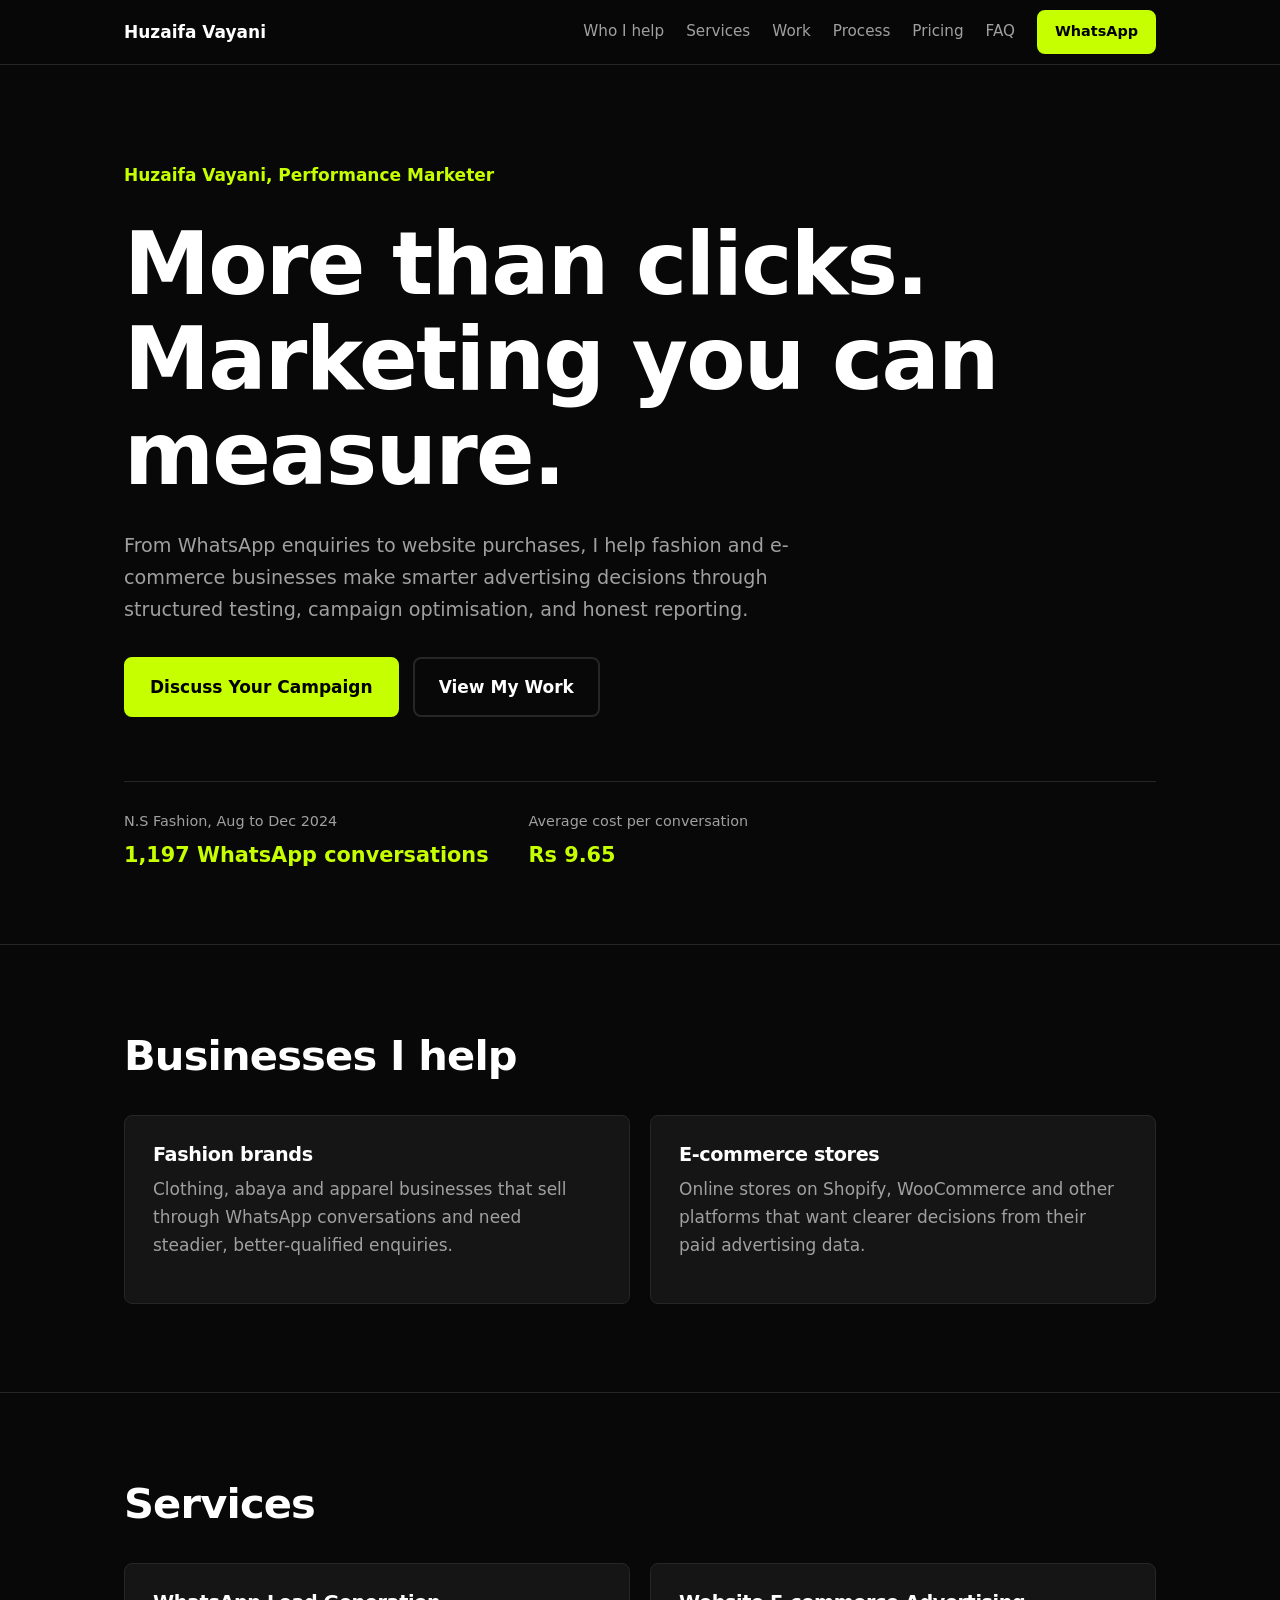
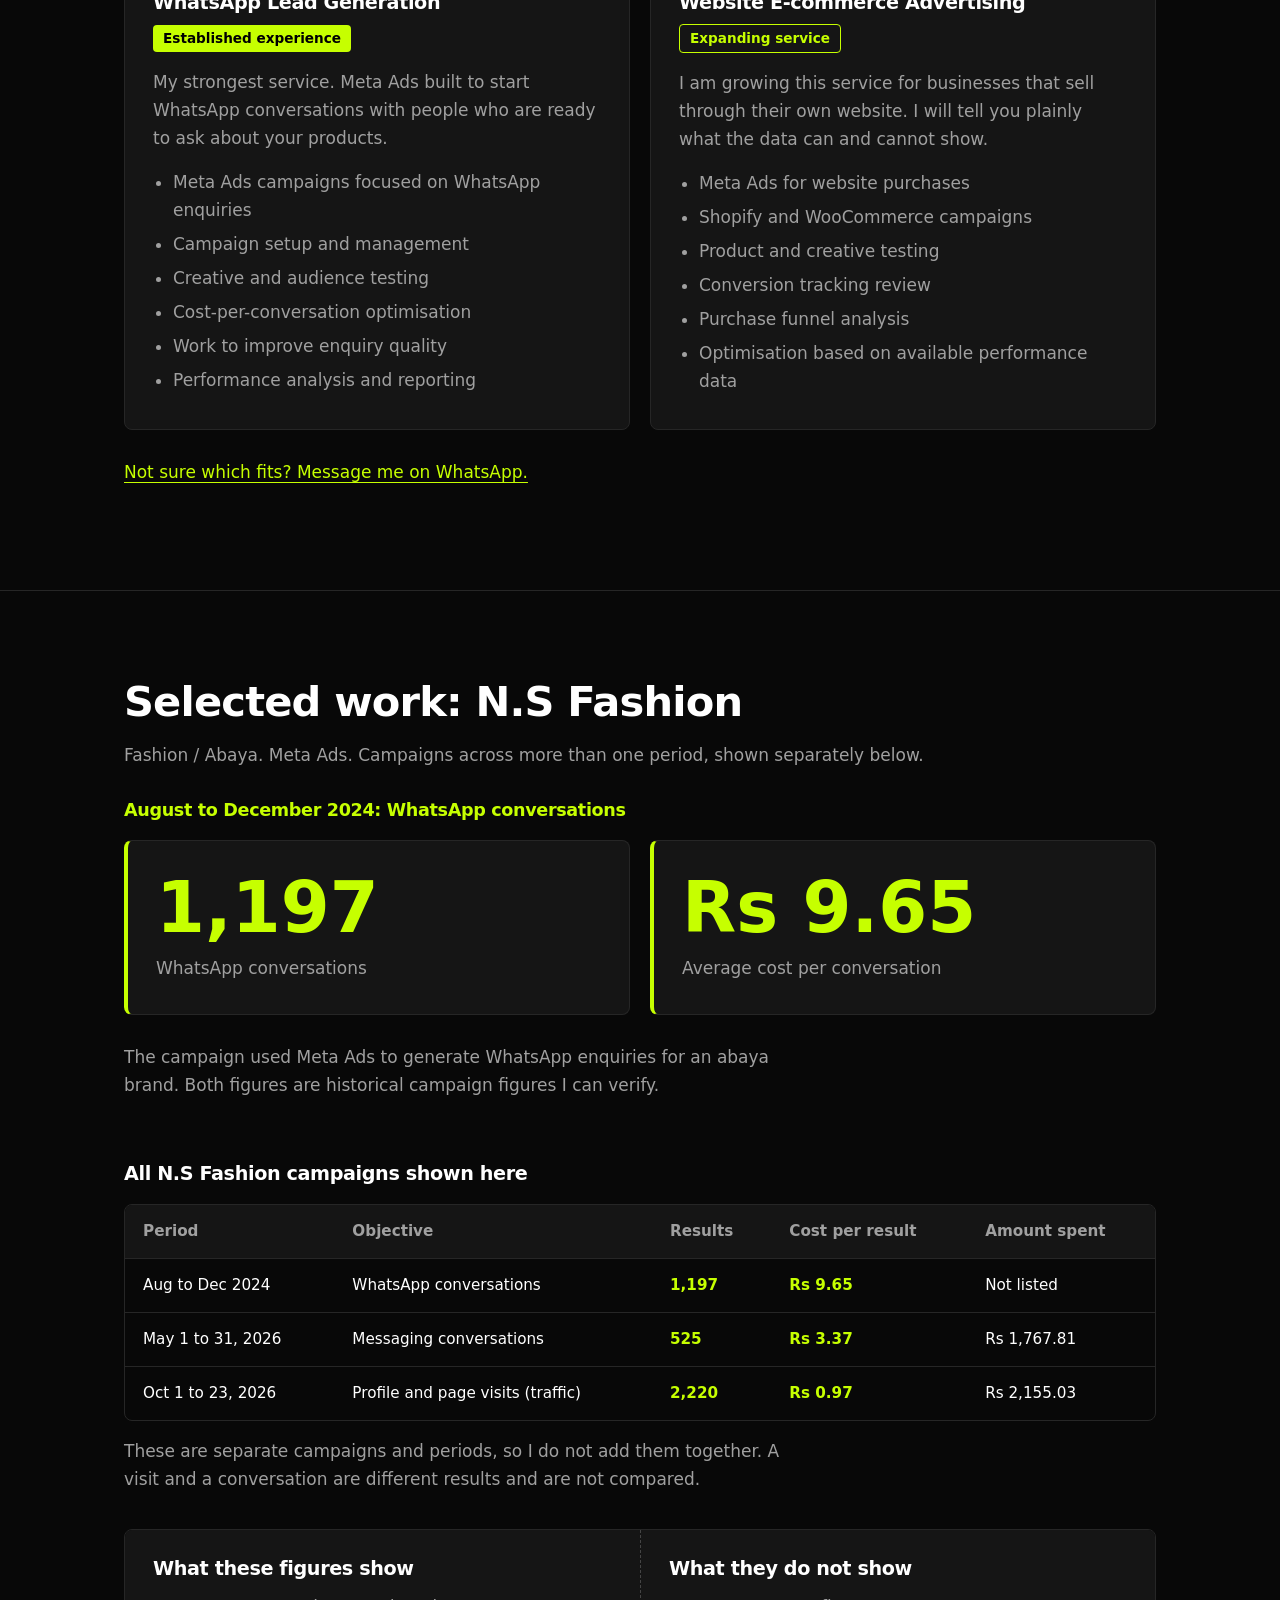
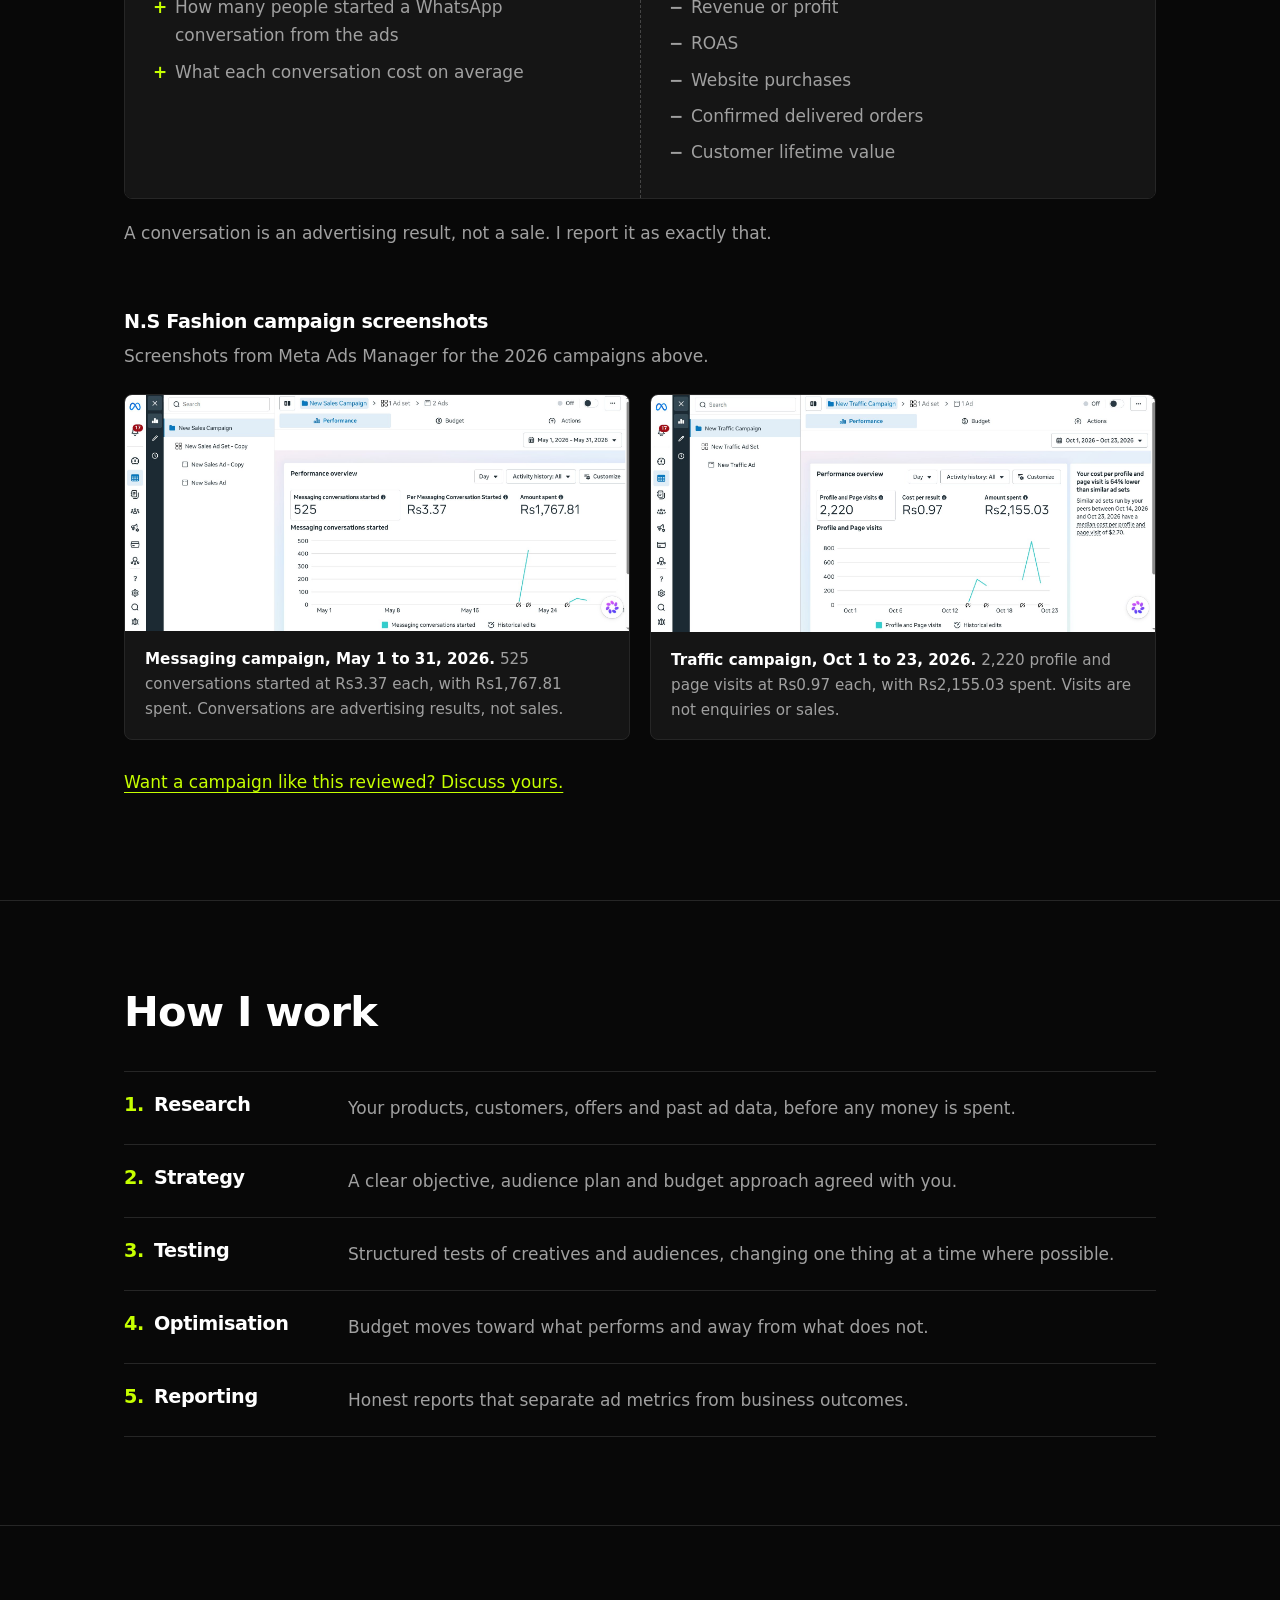
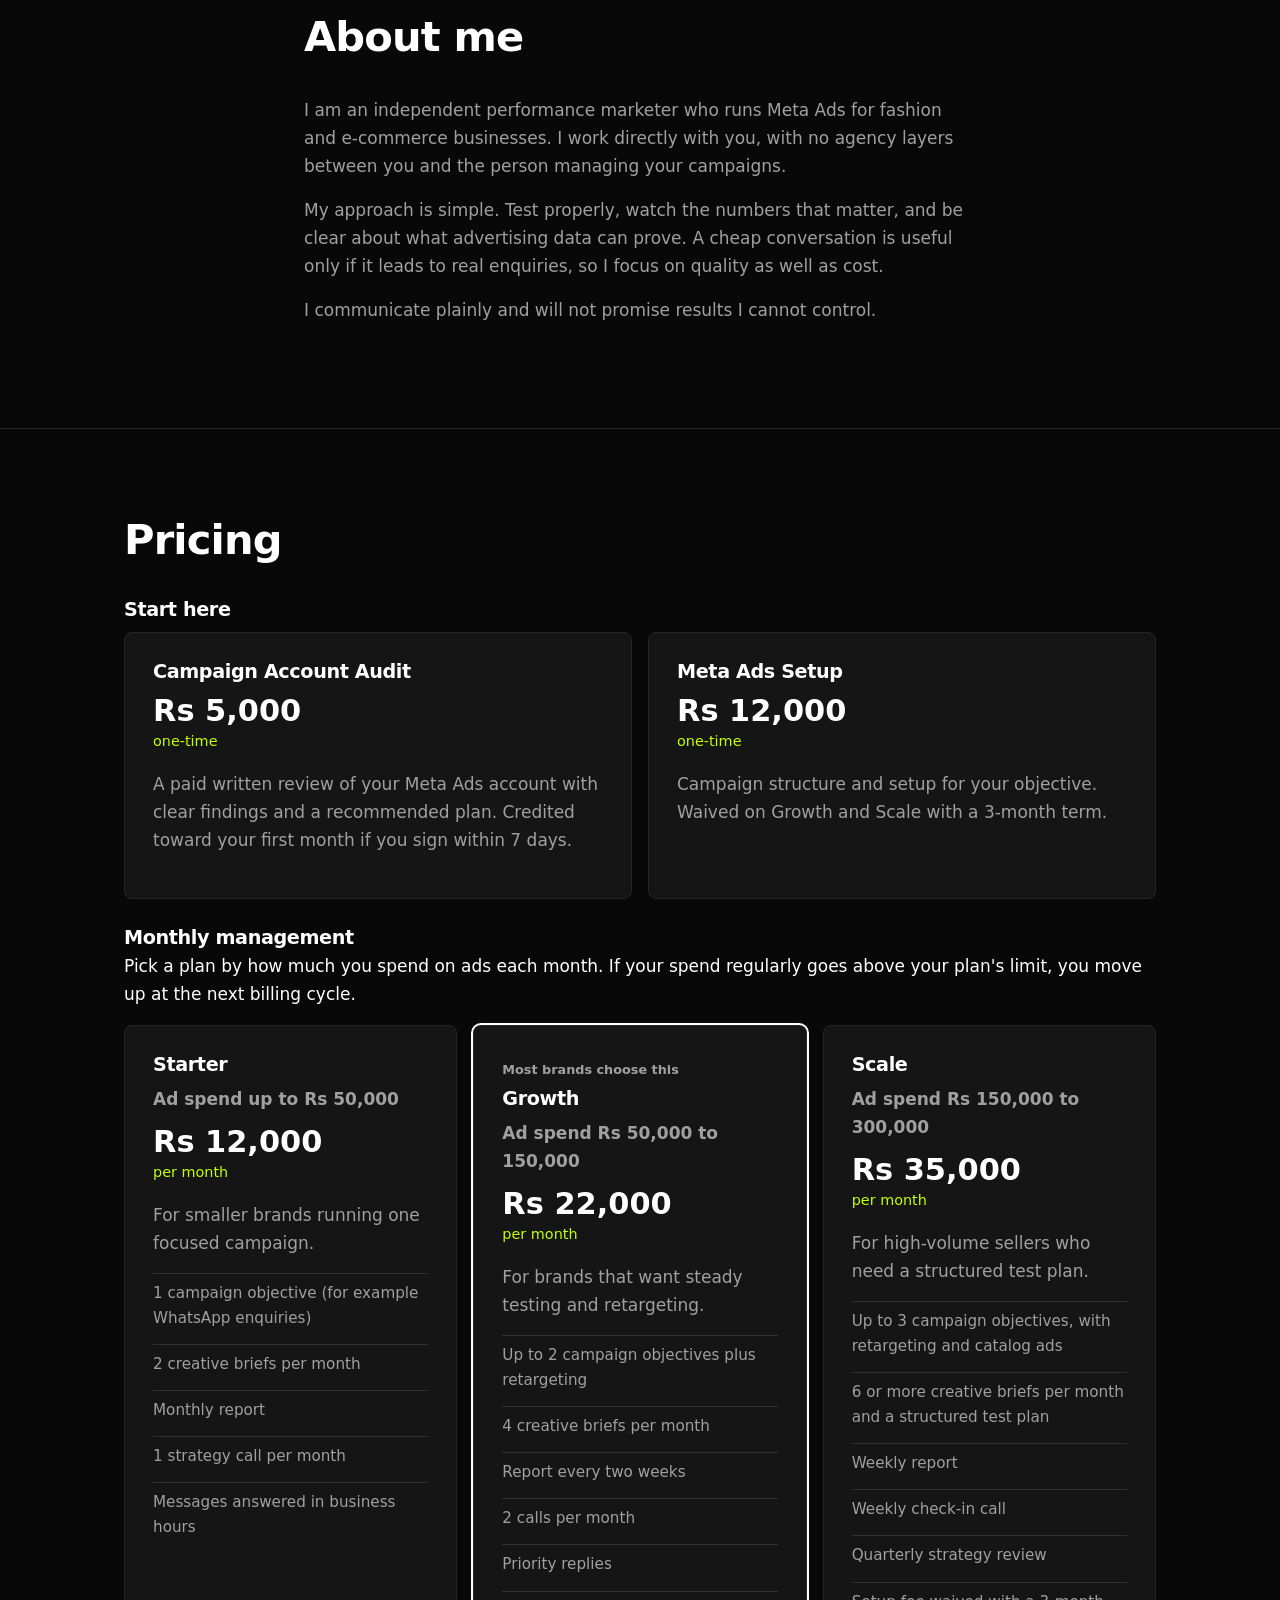
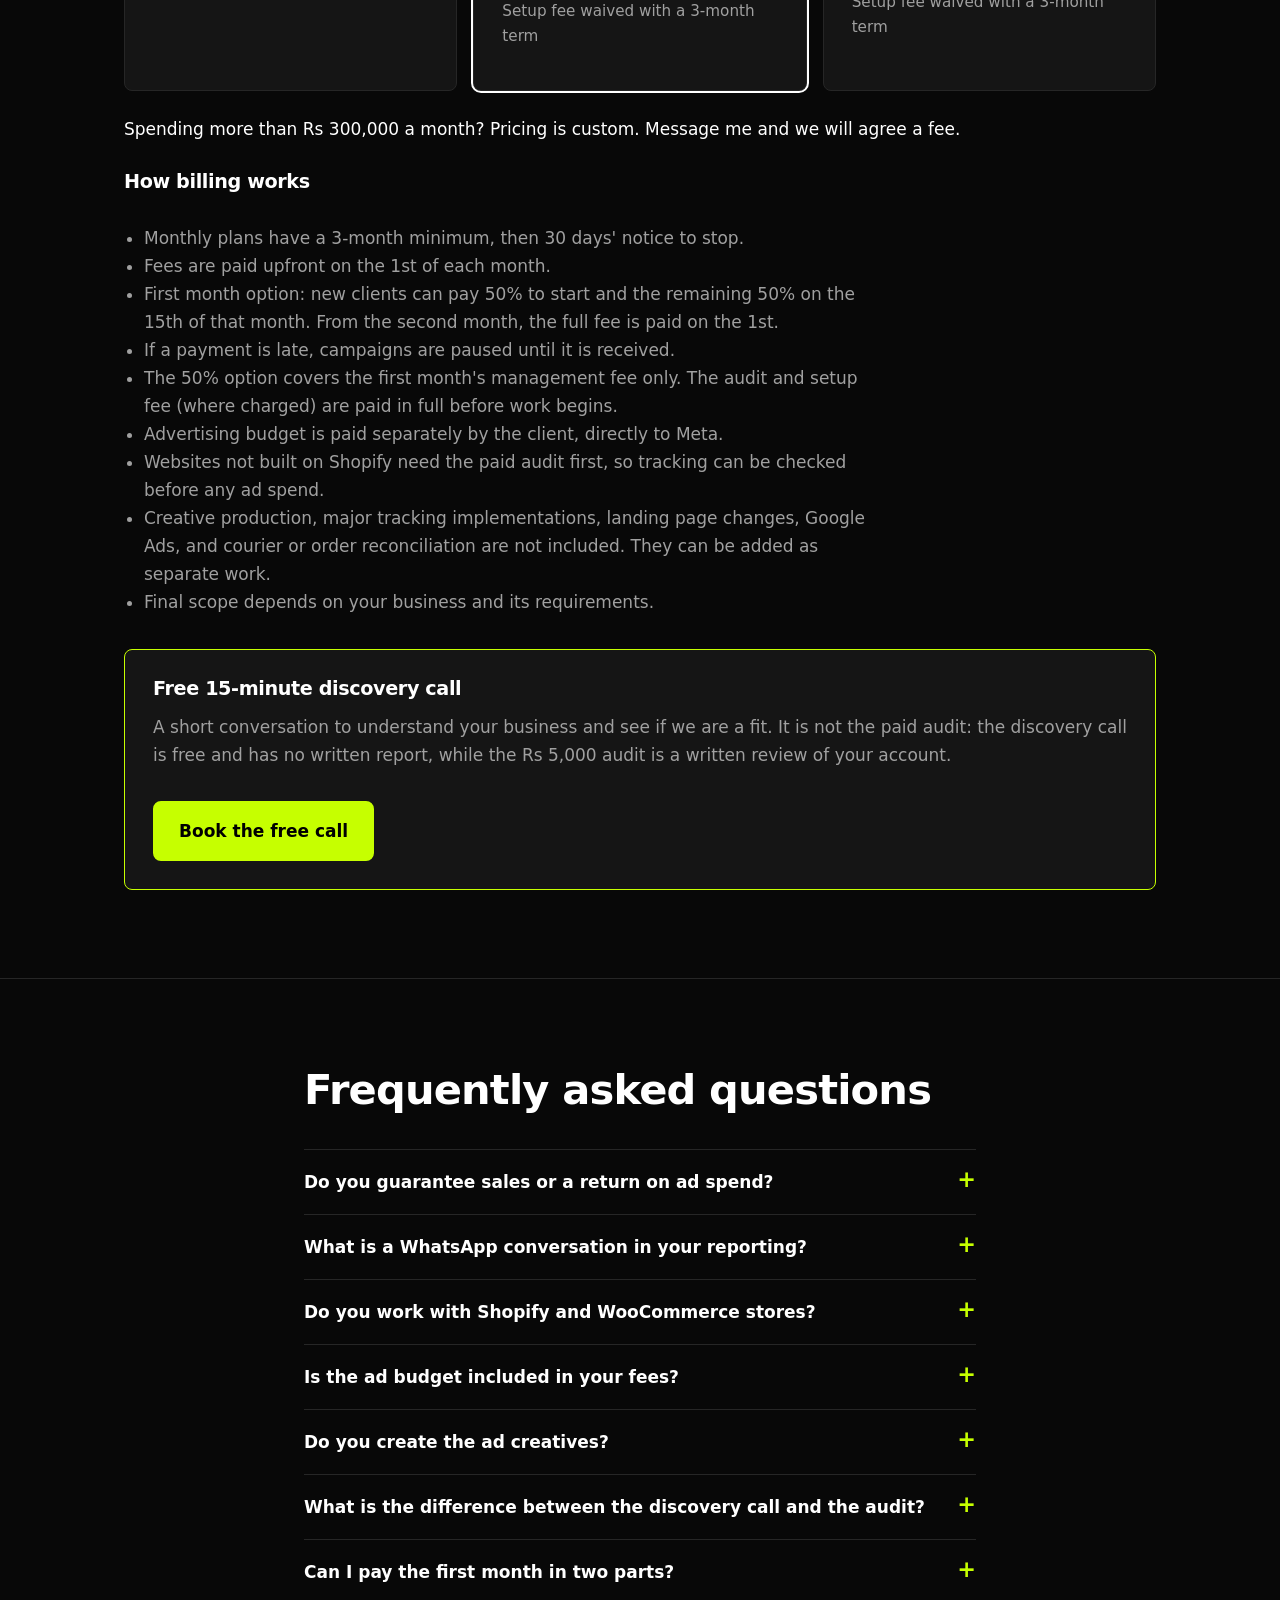
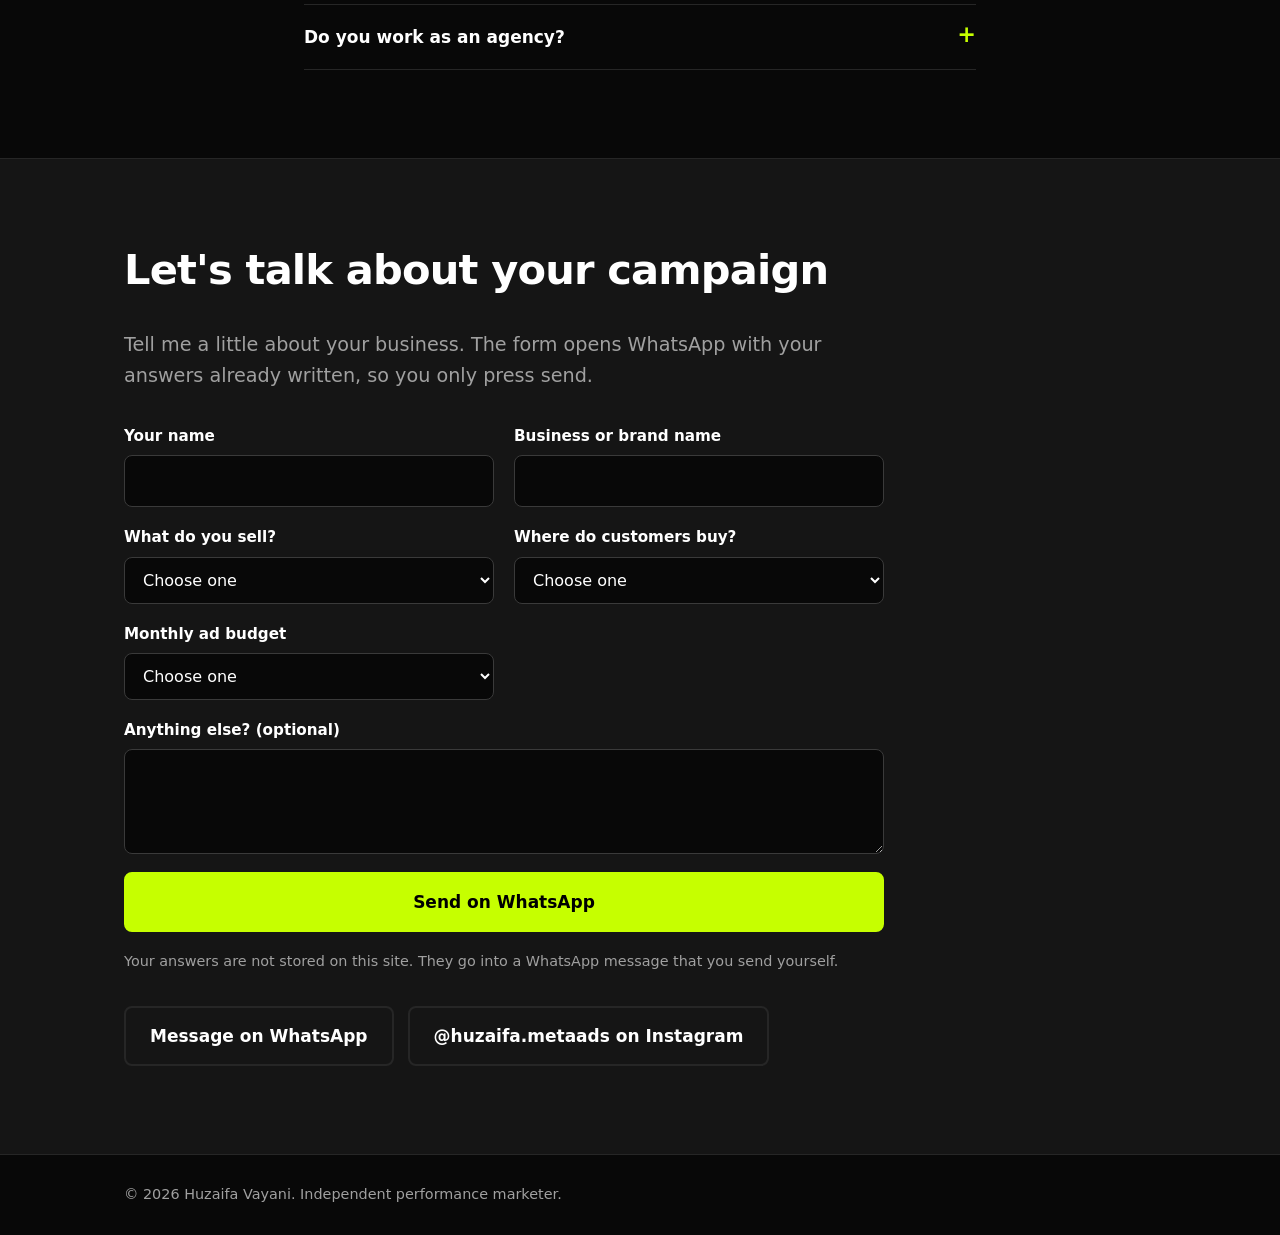
<file: index.html>
<!DOCTYPE html>
<html lang="en">
<head>
<meta charset="utf-8">
<meta name="viewport" content="width=device-width, initial-scale=1">
<title>Huzaifa Vayani | Performance Marketer for Fashion &amp; E-commerce Brands</title>
<meta name="description" content="Independent performance marketer running Meta Ads for fashion and e-commerce brands. WhatsApp lead generation and website advertising with structured testing and honest reporting.">
<meta name="theme-color" content="#080808">
<meta property="og:title" content="Huzaifa Vayani | Performance Marketer">
<meta property="og:description" content="More than clicks. Marketing you can measure.">
<meta property="og:type" content="website">
<meta property="og:url" content="https://uzaifav123.github.io/huzaifa-vayani/">
<meta property="og:image" content="https://uzaifav123.github.io/huzaifa-vayani/assets/logo-512.png">
<meta name="twitter:card" content="summary">
<link rel="icon" href="favicon.ico" sizes="any">
<link rel="icon" type="image/png" sizes="32x32" href="assets/favicon-32.png">
<link rel="icon" type="image/png" sizes="48x48" href="assets/favicon-48.png">
<link rel="apple-touch-icon" href="assets/apple-touch-icon.png">
<link rel="stylesheet" href="css/style.css">
<!-- Meta Pixel Code -->
<script>
!function(f,b,e,v,n,t,s)
{if(f.fbq)return;n=f.fbq=function(){n.callMethod?
n.callMethod.apply(n,arguments):n.queue.push(arguments)};
if(!f._fbq)f._fbq=n;n.push=n;n.loaded=!0;n.version='2.0';
n.queue=[];t=b.createElement(e);t.async=!0;
t.src=v;s=b.getElementsByTagName(e)[0];
s.parentNode.insertBefore(t,s)}(window, document,'script',
'https://connect.facebook.net/en_US/fbevents.js');
fbq('init', '29265335063096485');
fbq('track', 'PageView');
</script>
<noscript><img height="1" width="1" style="display:none"
src="https://www.facebook.com/tr?id=29265335063096485&ev=PageView&noscript=1"
/></noscript>
<!-- End Meta Pixel Code -->
</head>
<body>
<a class="skip" href="#main">Skip to content</a>
<header class="top">
  <div class="wrap bar">
    <a class="logo" href="#top">Huzaifa Vayani</a>
    <button class="menu" aria-expanded="false" aria-controls="nav">Menu</button>
    <nav id="nav" aria-label="Main">
      <a href="#help">Who I help</a><a href="#services">Services</a><a href="#work">Work</a><a href="#process">Process</a><a href="#pricing">Pricing</a><a href="#faq">FAQ</a>
      <a class="btn small" href="https://wa.me/923072061061" target="_blank" rel="noopener">WhatsApp</a>
    </nav>
  </div>
</header>

<main id="main">
<section class="hero" id="top">
  <div class="wrap">
    <p class="kicker">Huzaifa Vayani, Performance Marketer</p>
    <h1>More than clicks. Marketing you can measure.</h1>
    <p class="lead">From WhatsApp enquiries to website purchases, I help fashion and e-commerce businesses make smarter advertising decisions through structured testing, campaign optimisation, and honest reporting.</p>
    <div class="cta">
      <a class="btn" href="#contact">Discuss Your Campaign</a>
      <a class="btn ghost" href="#work">View My Work</a>
    </div>
    <dl class="hero-stats">
      <div><dt>N.S Fashion, Aug to Dec 2024</dt><dd>1,197 WhatsApp conversations</dd></div>
      <div><dt>Average cost per conversation</dt><dd>Rs 9.65</dd></div>
    </dl>
  </div>
</section>

<section id="help">
  <div class="wrap">
    <h2>Businesses I help</h2>
    <div class="grid two">
      <article class="card"><h3>Fashion brands</h3><p>Clothing, abaya and apparel businesses that sell through WhatsApp conversations and need steadier, better-qualified enquiries.</p></article>
      <article class="card"><h3>E-commerce stores</h3><p>Online stores on Shopify, WooCommerce and other platforms that want clearer decisions from their paid advertising data.</p></article>
    </div>
  </div>
</section>

<section id="services">
  <div class="wrap">
    <h2>Services</h2>
    <div class="grid two">
      <article class="card">
        <h3>WhatsApp Lead Generation</h3>
        <p class="tag">Established experience</p>
        <p>My strongest service. Meta Ads built to start WhatsApp conversations with people who are ready to ask about your products.</p>
        <ul>
          <li>Meta Ads campaigns focused on WhatsApp enquiries</li>
          <li>Campaign setup and management</li>
          <li>Creative and audience testing</li>
          <li>Cost-per-conversation optimisation</li>
          <li>Work to improve enquiry quality</li>
          <li>Performance analysis and reporting</li>
        </ul>
      </article>
      <article class="card">
        <h3>Website E-commerce Advertising</h3>
        <p class="tag alt">Expanding service</p>
        <p>I am growing this service for businesses that sell through their own website. I will tell you plainly what the data can and cannot show.</p>
        <ul>
          <li>Meta Ads for website purchases</li>
          <li>Shopify and WooCommerce campaigns</li>
          <li>Product and creative testing</li>
          <li>Conversion tracking review</li>
          <li>Purchase funnel analysis</li>
          <li>Optimisation based on available performance data</li>
        </ul>
      </article>
    </div>
    <p class="cta-line"><a href="https://wa.me/923072061061" target="_blank" rel="noopener">Not sure which fits? Message me on WhatsApp.</a></p>
  </div>
</section>

<section id="work">
  <div class="wrap">
    <h2>Selected work: N.S Fashion</h2>
    <p class="meta">Fashion / Abaya. Meta Ads. Campaigns across more than one period, shown separately below.</p>
    <h3 class="sub0">August to December 2024: WhatsApp conversations</h3>
    <div class="metrics">
      <div class="metric"><span class="num" data-count="1197" data-format="int">1,197</span><span class="lab">WhatsApp conversations</span></div>
      <div class="metric"><span class="num" data-count="9.65" data-format="rs">Rs 9.65</span><span class="lab">Average cost per conversation</span></div>
    </div>
    <p class="body-text">The campaign used Meta Ads to generate WhatsApp enquiries for an abaya brand. Both figures are historical campaign figures I can verify.</p>

    <h3 class="sub">All N.S Fashion campaigns shown here</h3>
    <div class="tablewrap">
      <table>
        <thead><tr><th scope="col">Period</th><th scope="col">Objective</th><th scope="col">Results</th><th scope="col">Cost per result</th><th scope="col">Amount spent</th></tr></thead>
        <tbody>
          <tr><td>Aug to Dec 2024</td><td>WhatsApp conversations</td><td>1,197</td><td>Rs 9.65</td><td>Not listed</td></tr>
          <tr><td>May 1 to 31, 2026</td><td>Messaging conversations</td><td>525</td><td>Rs 3.37</td><td>Rs 1,767.81</td></tr>
          <tr><td>Oct 1 to 23, 2026</td><td>Profile and page visits (traffic)</td><td>2,220</td><td>Rs 0.97</td><td>Rs 2,155.03</td></tr>
        </tbody>
      </table>
    </div>
    <p class="body-text note">These are separate campaigns and periods, so I do not add them together. A visit and a conversation are different results and are not compared.</p>

    <div class="ledger" aria-label="What these figures do and do not show">
      <div class="col yes">
        <h3>What these figures show</h3>
        <ul><li>How many people started a WhatsApp conversation from the ads</li><li>What each conversation cost on average</li></ul>
      </div>
      <div class="col no">
        <h3>What they do not show</h3>
        <ul><li>Revenue or profit</li><li>ROAS</li><li>Website purchases</li><li>Confirmed delivered orders</li><li>Customer lifetime value</li></ul>
      </div>
    </div>
    <p class="body-text">A conversation is an advertising result, not a sale. I report it as exactly that.</p>

    <!-- To add more evidence: save images in /assets and replace each .ph div with <img src="assets/your-file.jpg" alt="Describe the screenshot" loading="lazy"> -->

    <h3 class="sub">N.S Fashion campaign screenshots</h3>
    <p class="body-text">Screenshots from Meta Ads Manager for the 2026 campaigns above.</p>
    <div class="shots">
      <figure>
        <img src="assets/sales-campaign-may-2026.jpg" width="1907" height="892" loading="lazy" alt="N.S Fashion Meta Ads Manager performance overview for a messaging campaign, May 2026, showing 525 conversations started, Rs3.37 per conversation and Rs1,767.81 spent">
        <figcaption><strong>Messaging campaign, May 1 to 31, 2026.</strong> 525 conversations started at Rs3.37 each, with Rs1,767.81 spent. Conversations are advertising results, not sales.</figcaption>
      </figure>
      <figure>
        <img src="assets/traffic-campaign-oct-2026.jpg" width="1909" height="897" loading="lazy" alt="N.S Fashion Meta Ads Manager performance overview for a traffic campaign, October 2026, showing 2,220 profile and page visits, Rs0.97 per result and Rs2,155.03 spent">
        <figcaption><strong>Traffic campaign, Oct 1 to 23, 2026.</strong> 2,220 profile and page visits at Rs0.97 each, with Rs2,155.03 spent. Visits are not enquiries or sales.</figcaption>
      </figure>
    </div>
    <p class="cta-line"><a href="https://wa.me/923072061061" target="_blank" rel="noopener">Want a campaign like this reviewed? Discuss yours.</a></p>
  </div>
</section>

<section id="process">
  <div class="wrap">
    <h2>How I work</h2>
    <ol class="steps">
      <li><h3>Research</h3><p>Your products, customers, offers and past ad data, before any money is spent.</p></li>
      <li><h3>Strategy</h3><p>A clear objective, audience plan and budget approach agreed with you.</p></li>
      <li><h3>Testing</h3><p>Structured tests of creatives and audiences, changing one thing at a time where possible.</p></li>
      <li><h3>Optimisation</h3><p>Budget moves toward what performs and away from what does not.</p></li>
      <li><h3>Reporting</h3><p>Honest reports that separate ad metrics from business outcomes.</p></li>
    </ol>
  </div>
</section>

<section id="about">
  <div class="wrap narrow">
    <h2>About me</h2>
    <p class="body-text">I am an independent performance marketer who runs Meta Ads for fashion and e-commerce businesses. I work directly with you, with no agency layers between you and the person managing your campaigns.</p>
    <p class="body-text">My approach is simple. Test properly, watch the numbers that matter, and be clear about what advertising data can prove. A cheap conversation is useful only if it leads to real enquiries, so I focus on quality as well as cost.</p>
    <p class="body-text">I communicate plainly and will not promise results I cannot control.</p>
  </div>
</section>

<section id="pricing">
  <style>
    #pricing .tiers{display:grid;grid-template-columns:repeat(auto-fit,minmax(250px,1fr));gap:16px;margin:16px 0 24px}
    #pricing .tier ul{list-style:none;padding:0;margin:14px 0 0}
    #pricing .tier li{padding:7px 0;border-top:1px solid rgba(255,255,255,.12);font-size:.95rem}
    #pricing .tier .spend{font-weight:600;margin:0 0 4px}
    #pricing .tier.pop{outline:2px solid currentColor}
    #pricing .badge{display:inline-block;font-size:.8rem;font-weight:600;margin:0 0 8px}
    #pricing .sub{margin:28px 0 4px}
    #pricing .ones{display:grid;grid-template-columns:repeat(auto-fit,minmax(250px,1fr));gap:16px;margin-top:12px}
  </style>
  <div class="wrap">
    <h2>Pricing</h2>

    <h3 class="sub">Start here</h3>
    <div class="ones">
      <article class="card price"><h3>Campaign Account Audit</h3><p class="amt">Rs 5,000</p><p class="per">one-time</p><p>A paid written review of your Meta Ads account with clear findings and a recommended plan. Credited toward your first month if you sign within 7 days.</p></article>
      <article class="card price"><h3>Meta Ads Setup</h3><p class="amt">Rs 12,000</p><p class="per">one-time</p><p>Campaign structure and setup for your objective. Waived on Growth and Scale with a 3-month term.</p></article>
    </div>

    <h3 class="sub">Monthly management</h3>
    <p>Pick a plan by how much you spend on ads each month. If your spend regularly goes above your plan's limit, you move up at the next billing cycle.</p>
    <div class="tiers">
      <article class="card price tier">
        <h3>Starter</h3>
        <p class="spend">Ad spend up to Rs 50,000</p>
        <p class="amt">Rs 12,000</p><p class="per">per month</p>
        <p>For smaller brands running one focused campaign.</p>
        <ul>
          <li>1 campaign objective (for example WhatsApp enquiries)</li>
          <li>2 creative briefs per month</li>
          <li>Monthly report</li>
          <li>1 strategy call per month</li>
          <li>Messages answered in business hours</li>
        </ul>
      </article>
      <article class="card price tier pop">
        <p class="badge">Most brands choose this</p>
        <h3>Growth</h3>
        <p class="spend">Ad spend Rs 50,000 to 150,000</p>
        <p class="amt">Rs 22,000</p><p class="per">per month</p>
        <p>For brands that want steady testing and retargeting.</p>
        <ul>
          <li>Up to 2 campaign objectives plus retargeting</li>
          <li>4 creative briefs per month</li>
          <li>Report every two weeks</li>
          <li>2 calls per month</li>
          <li>Priority replies</li>
          <li>Setup fee waived with a 3-month term</li>
        </ul>
      </article>
      <article class="card price tier">
        <h3>Scale</h3>
        <p class="spend">Ad spend Rs 150,000 to 300,000</p>
        <p class="amt">Rs 35,000</p><p class="per">per month</p>
        <p>For high-volume sellers who need a structured test plan.</p>
        <ul>
          <li>Up to 3 campaign objectives, with retargeting and catalog ads</li>
          <li>6 or more creative briefs per month and a structured test plan</li>
          <li>Weekly report</li>
          <li>Weekly check-in call</li>
          <li>Quarterly strategy review</li>
          <li>Setup fee waived with a 3-month term</li>
        </ul>
      </article>
    </div>
    <p>Spending more than Rs 300,000 a month? Pricing is custom. Message me and we will agree a fee.</p>

    <h3 class="sub">How billing works</h3>
    <ul class="notes">
      <li>Monthly plans have a 3-month minimum, then 30 days' notice to stop.</li>
      <li>Fees are paid upfront on the 1st of each month.</li>
      <li>First month option: new clients can pay 50% to start and the remaining 50% on the 15th of that month. From the second month, the full fee is paid on the 1st.</li>
      <li>If a payment is late, campaigns are paused until it is received.</li>
      <li>The 50% option covers the first month's management fee only. The audit and setup fee (where charged) are paid in full before work begins.</li>
      <li>Advertising budget is paid separately by the client, directly to Meta.</li>
      <li>Websites not built on Shopify need the paid audit first, so tracking can be checked before any ad spend.</li>
      <li>Creative production, major tracking implementations, landing page changes, Google Ads, and courier or order reconciliation are not included. They can be added as separate work.</li>
      <li>Final scope depends on your business and its requirements.</li>
    </ul>

    <div class="card call">
      <h3>Free 15-minute discovery call</h3>
      <p>A short conversation to understand your business and see if we are a fit. It is not the paid audit: the discovery call is free and has no written report, while the Rs 5,000 audit is a written review of your account.</p>
      <a class="btn" href="https://wa.me/923072061061?text=Hi%20Huzaifa%2C%20I%27d%20like%20to%20book%20a%2015-minute%20discovery%20call." target="_blank" rel="noopener">Book the free call</a>
    </div>
  </div>
</section>

<section id="faq">
  <div class="wrap narrow">
    <h2>Frequently asked questions</h2>
    <details><summary>Do you guarantee sales or a return on ad spend?</summary><p>No. Nobody can honestly guarantee that. I control campaign setup, testing and optimisation. Sales also depend on your product, price, offer, website and how enquiries are handled.</p></details>
    <details><summary>What is a WhatsApp conversation in your reporting?</summary><p>It is a person who started a chat with your business after seeing an ad. It is a lead, not a sale, and I report it that way.</p></details>
    <details><summary>Do you work with Shopify and WooCommerce stores?</summary><p>Yes. Website advertising is a service I am expanding. I will be clear about what I can do now and what needs extra tracking work.</p></details>
    <details><summary>Is the ad budget included in your fees?</summary><p>No. You pay the advertising budget to Meta directly. My fees are separate.</p></details>
    <details><summary>Do you create the ad creatives?</summary><p>Creative production is not automatically included. I advise on creative testing, and we can agree scope if you want more.</p></details>
    <details><summary>What is the difference between the discovery call and the audit?</summary><p>The 15-minute call is free and is a conversation. The audit costs Rs 5,000 and gives you a written review of your account.</p></details>
    <details><summary>Can I pay the first month in two parts?</summary><p>Yes. For your first month you can pay 50% to start and 50% on the 15th. From month two, the full fee is paid on the 1st. If a payment is late, campaigns pause until it is received.</p></details>
    <details><summary>Do you work as an agency?</summary><p>No. I am an independent marketer, and you work with me directly.</p></details>
  </div>
</section>

<section id="contact" class="contact">
  <div class="wrap">
    <h2>Let's talk about your campaign</h2>
    <p class="lead">Tell me a little about your business. The form opens WhatsApp with your answers already written, so you only press send.</p>
    <form id="enquiry" class="form" novalidate>
      <div class="field"><label for="f-name">Your name</label><input id="f-name" name="name" type="text" autocomplete="name" required></div>
      <div class="field"><label for="f-biz">Business or brand name</label><input id="f-biz" name="biz" type="text" autocomplete="organization" required></div>
      <div class="field"><label for="f-type">What do you sell?</label>
        <select id="f-type" name="type" required>
          <option value="">Choose one</option><option>Clothing, abaya or apparel</option><option>Beauty</option><option>Accessories</option><option>Other e-commerce products</option>
        </select></div>
      <div class="field"><label for="f-where">Where do customers buy?</label>
        <select id="f-where" name="where" required>
          <option value="">Choose one</option><option>WhatsApp or Instagram DMs</option><option>Shopify website</option><option>WooCommerce website</option><option>Another website platform</option><option>Not selling online yet</option>
        </select></div>
      <div class="field"><label for="f-budget">Monthly ad budget</label>
        <select id="f-budget" name="budget" required>
          <option value="">Choose one</option><option>Under Rs 30,000</option><option>Rs 30,000 to 75,000</option><option>Rs 75,000 to 150,000</option><option>Over Rs 150,000</option><option>Not sure yet</option>
        </select></div>
      <div class="field wide"><label for="f-msg">Anything else? (optional)</label><textarea id="f-msg" name="msg" rows="3"></textarea></div>
      <p class="form-error" id="f-error" role="alert" hidden>Please fill in the required fields.</p>
      <button class="btn" type="submit">Send on WhatsApp</button>
      <p class="privacy">Your answers are not stored on this site. They go into a WhatsApp message that you send yourself.</p>
      <p class="fallback" id="f-fallback" hidden>WhatsApp did not open? <a id="f-link" href="#" target="_blank" rel="noopener">Tap here to continue</a>.</p>
    </form>
    <div class="cta">
      <a class="btn ghost" data-track="contact" href="https://wa.me/923072061061" target="_blank" rel="noopener">Message on WhatsApp</a>
      <a class="btn ghost" href="https://instagram.com/huzaifa.metaads" target="_blank" rel="noopener">@huzaifa.metaads on Instagram</a>
    </div>
  </div>
</section>
</main>

<footer><div class="wrap"><p>&copy; <span id="yr">2026</span> Huzaifa Vayani. Independent performance marketer.</p></div></footer>
<script src="js/main.js" defer></script>
<script>
(function () {
  function track(name) {
    try { if (window.fbq) { fbq('track', name); } } catch (e) {}
  }
  // Contact: any click on a WhatsApp or Instagram link
  document.addEventListener('click', function (e) {
    var a = e.target.closest && e.target.closest('a[href*="wa.me"], a[href*="instagram.com"]');
    if (a) { track('Contact'); }
  });
  // Lead: valid enquiry form submit
  var form = document.getElementById('enquiry');
  if (form) {
    form.addEventListener('submit', function () {
      if (form.checkValidity()) { track('Lead'); }
    });
  }
})();
</script>
</body>
</html>
</file>
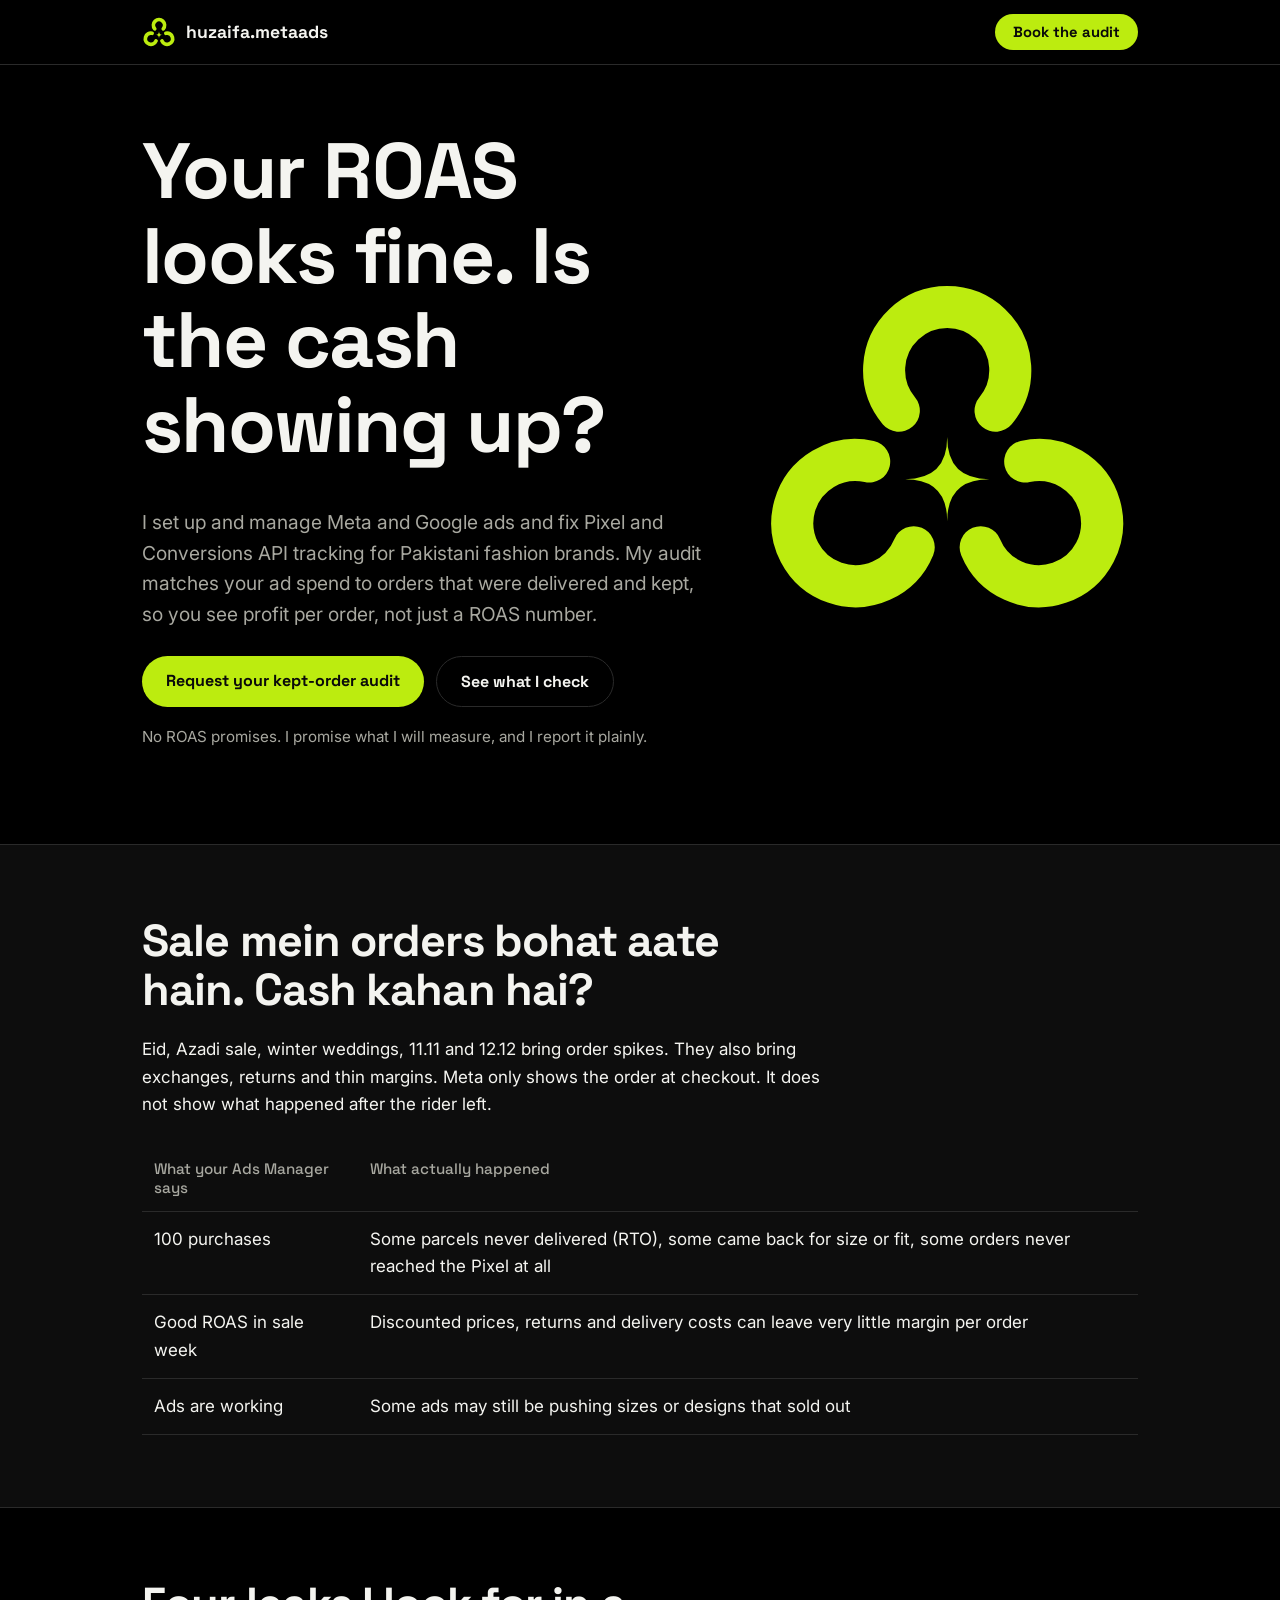
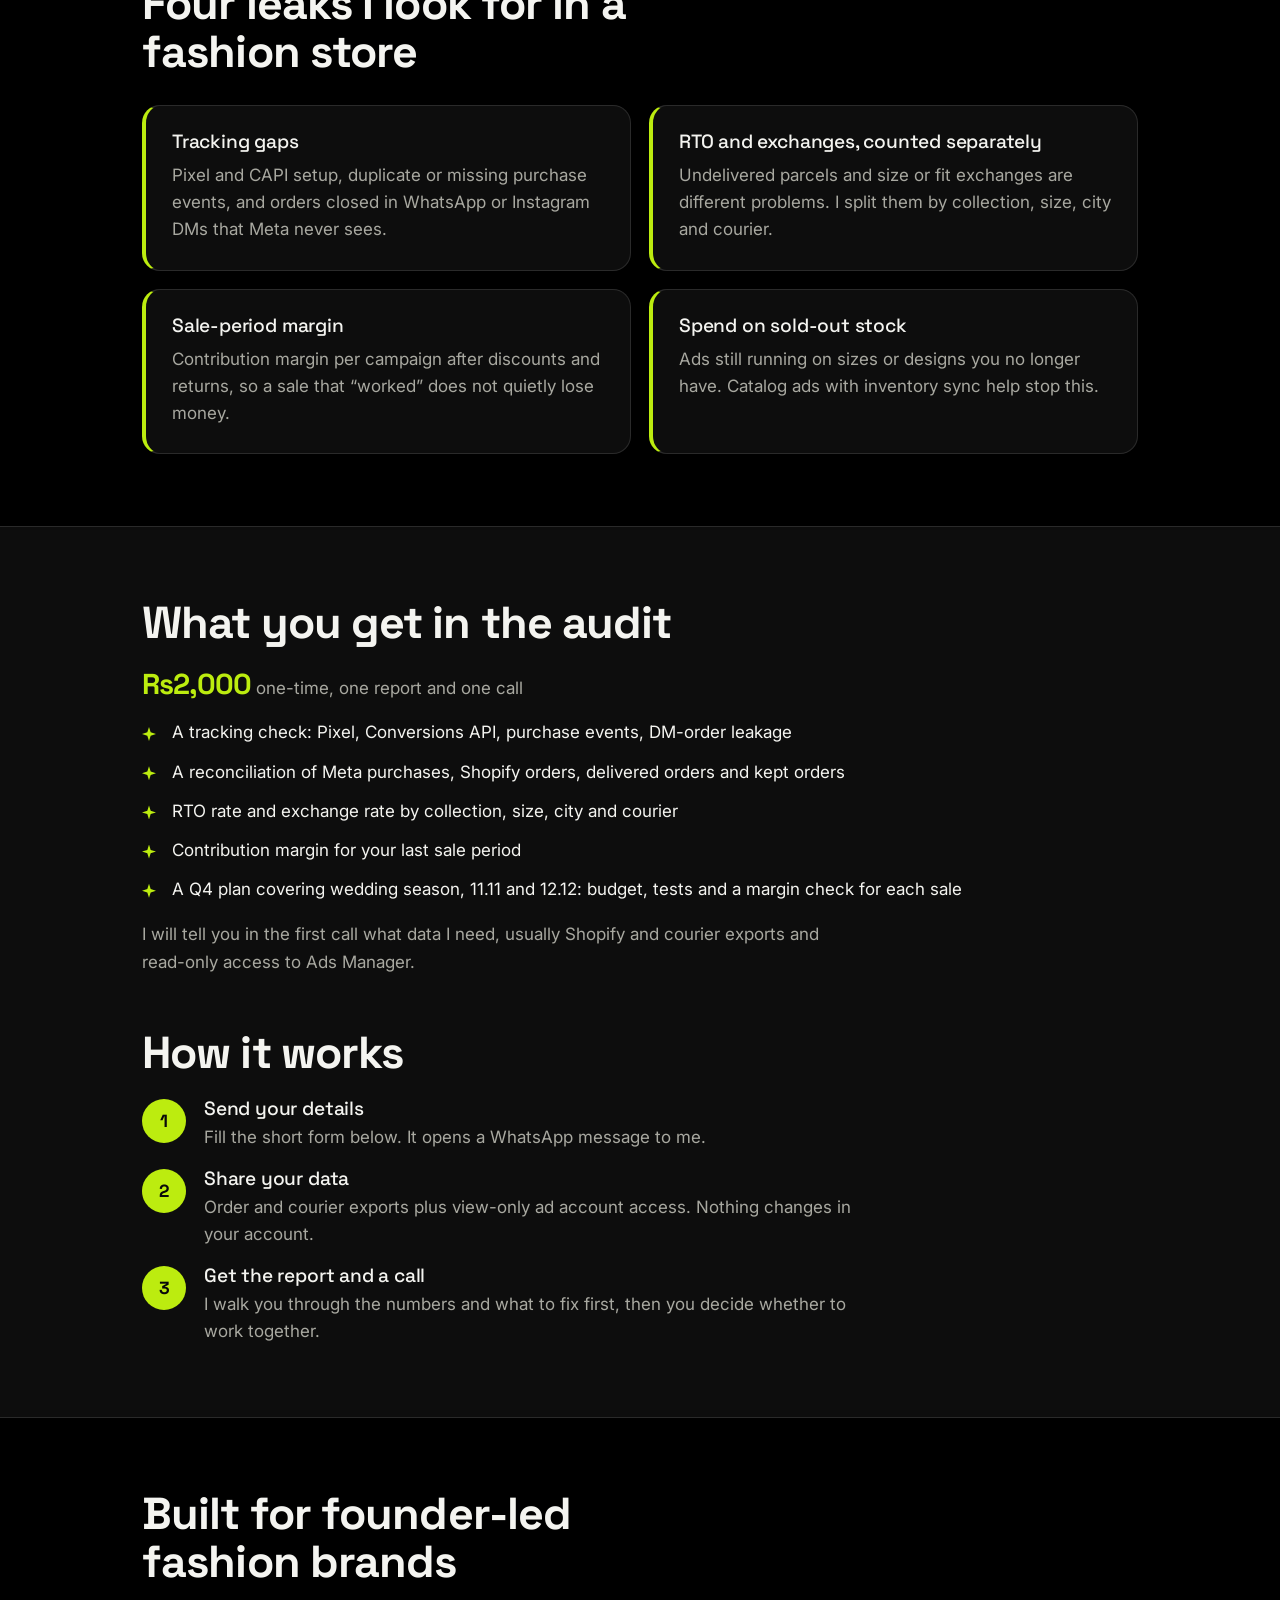
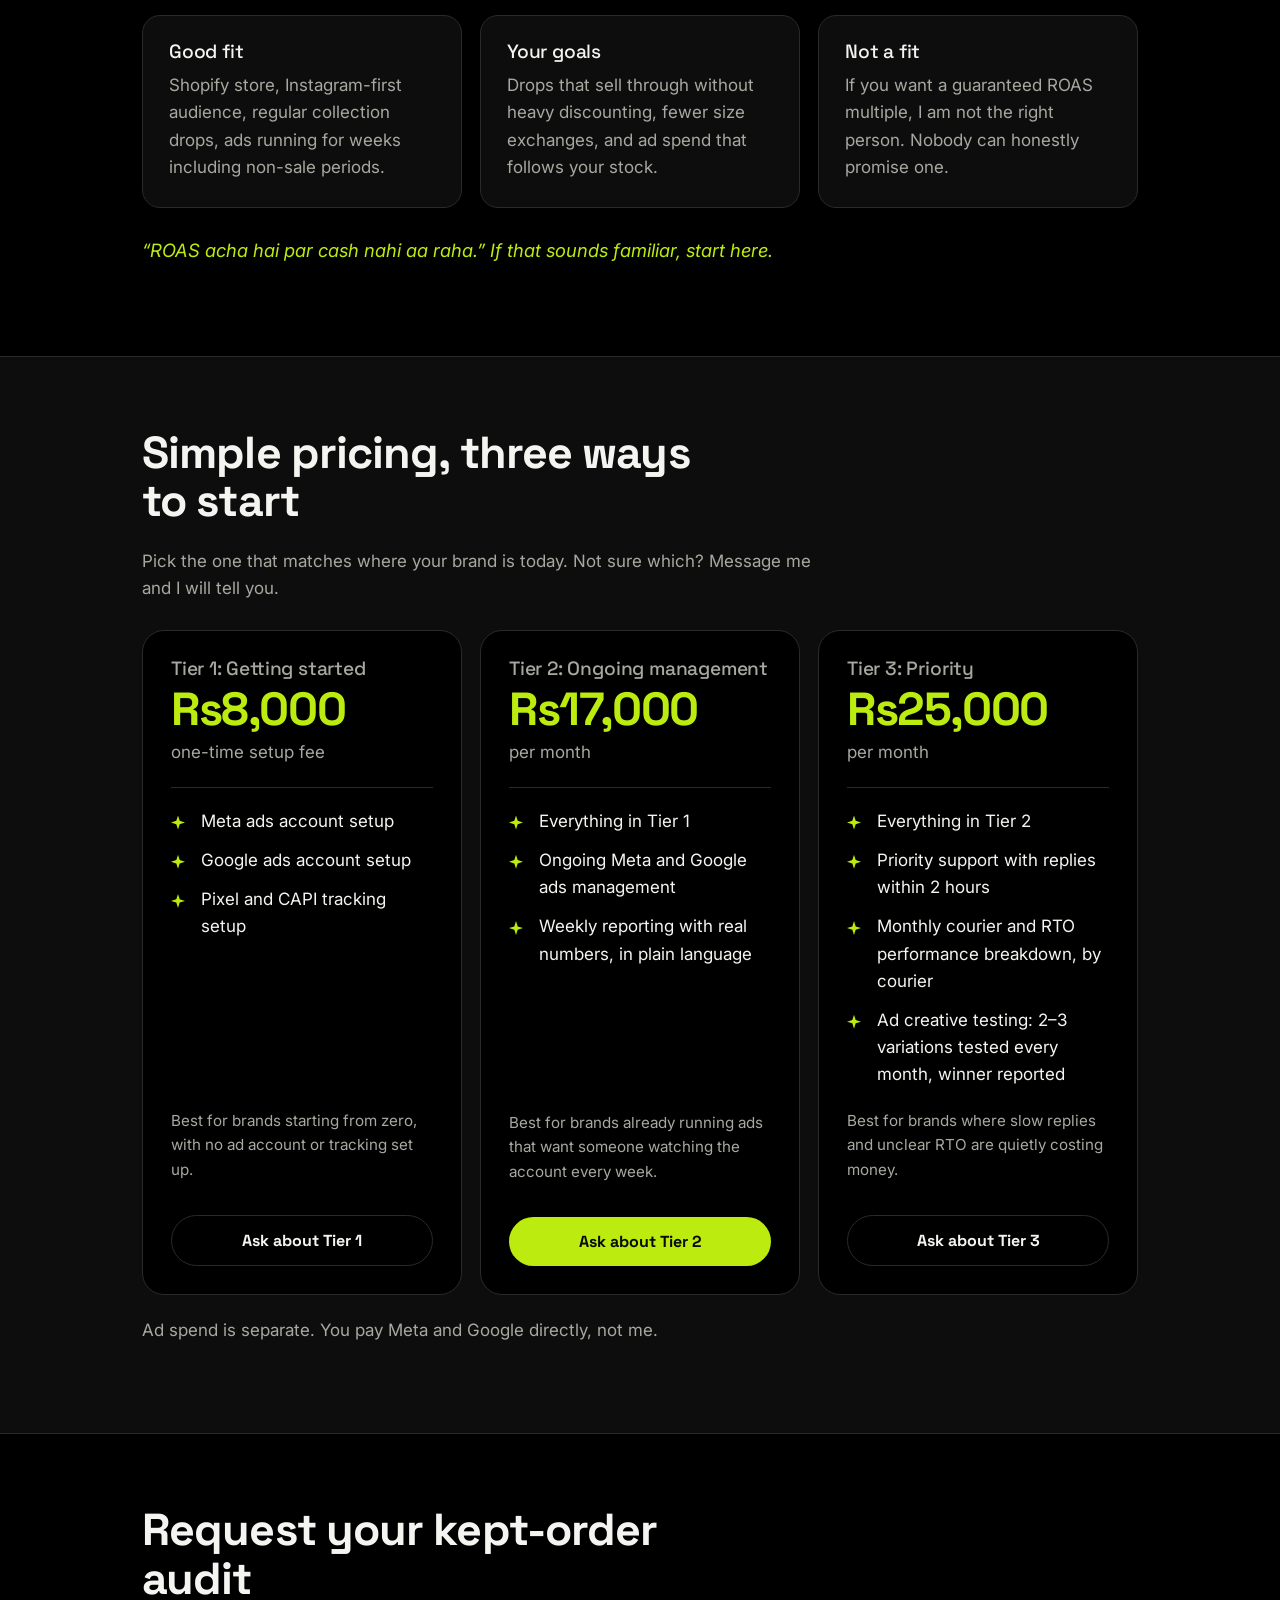
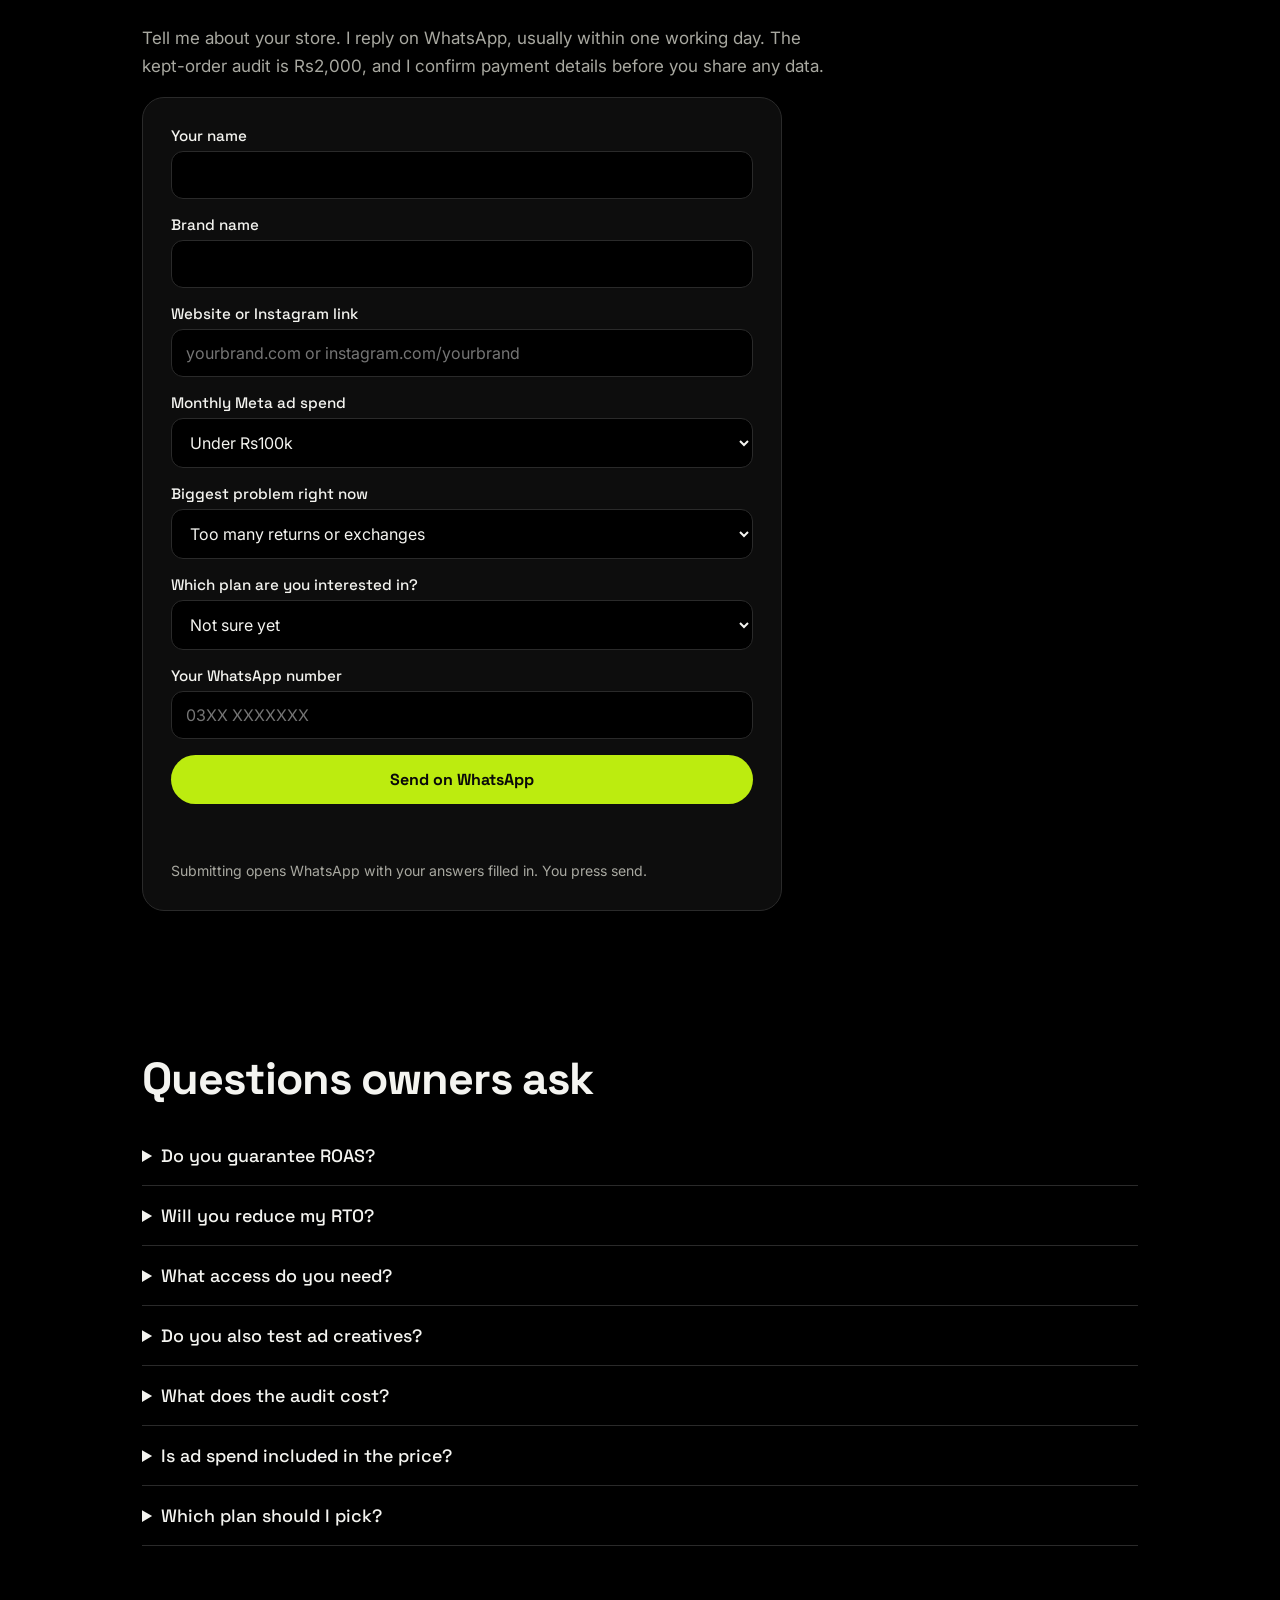
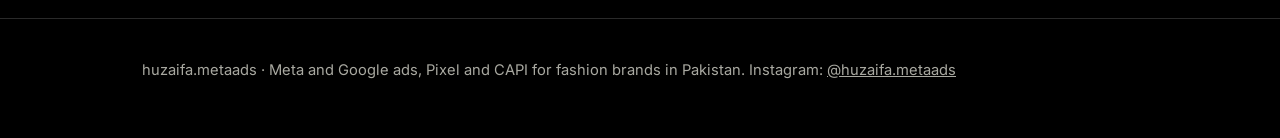
<file: Kept-order audit for Pakistani fashion brands (2).html>
<!DOCTYPE html>
<html lang="en">
<head>
<meta charset="utf-8">
<meta name="viewport" content="width=device-width, initial-scale=1, viewport-fit=cover">
<title>Kept-order audit for Pakistani fashion brands</title>
<link rel="preconnect" href="https://fonts.googleapis.com">
<link href="https://fonts.googleapis.com/css2?family=Space+Grotesk:wght@400;500;700&family=Inter:wght@400;500&display=swap" rel="stylesheet">
<style>
:root{
  --bg:#000000; --surface:#0d0d0d; --line:#2a2a2a; --text:#f4f4f0; --muted:#a8a8a0;
  --lime:#bcec0f; --on-lime:#0a0a0a; --lime-text:#bcec0f;
  --display:"Space Grotesk",system-ui,sans-serif; --body:"Inter",system-ui,sans-serif;
  color-scheme:dark;
  box-sizing:border-box;
  padding-top:env(safe-area-inset-top,0px); padding-bottom:env(safe-area-inset-bottom,0px);
}

html{scroll-padding-top:env(safe-area-inset-top,0px);scroll-behavior:smooth}
*{box-sizing:border-box}
body{margin:0;background:var(--bg);color:var(--text);font:400 17px/1.6 var(--body)}
.wrap{max-width:1040px;margin:0 auto;padding:0 22px}
section{padding:72px 0}
h1,h2,h3{font-family:var(--display);line-height:1.08;margin:0 0 .5em;letter-spacing:-.02em}
h1{font-size:clamp(2.5rem,7.5vw,4.9rem);font-weight:700}
h2{font-size:clamp(1.8rem,4.2vw,2.8rem);font-weight:700;max-width:20ch}
h3{font-size:1.2rem;font-weight:500;letter-spacing:-.01em}
p{margin:0 0 1em;max-width:62ch}
.muted{color:var(--muted)}
a{color:inherit}
:focus-visible{outline:3px solid var(--lime);outline-offset:3px}

header{position:sticky;top:0;z-index:20;background:var(--bg);border-bottom:1px solid var(--line);padding-top:env(safe-area-inset-top,0px)}
.nav{display:flex;align-items:center;justify-content:space-between;height:64px}
.brand{display:flex;align-items:center;gap:10px;font:700 1.1rem var(--display);text-decoration:none}
.brand svg{width:34px;height:32px}
.btn{display:inline-block;background:var(--lime);color:var(--on-lime);font:700 1rem var(--display);padding:14px 24px;border-radius:999px;text-decoration:none;border:0;cursor:pointer}
.btn:hover{filter:brightness(1.07)}
.btn.small{padding:9px 18px;font-size:.92rem}
.btn.ghost{background:transparent;color:var(--text);border:1px solid var(--line)}

.hero{padding:36px 22px 52px;display:grid;gap:26px;grid-template-columns:1fr;align-items:center}
.hero>*{min-width:0}
.hero .mark{width:96px;height:auto;justify-self:start;order:-1}
.hero p.lead{font-size:1.2rem;color:var(--muted)}
.cta-row{display:flex;flex-wrap:wrap;gap:12px;margin-top:26px}
@media(max-width:559px){h1{font-size:2.15rem}.hero p.lead{font-size:1.05rem}.cta-row .btn{width:100%;text-align:center}}
@media(min-width:860px){.hero{grid-template-columns:1.5fr 1fr;padding:64px 22px 80px;gap:40px}.hero .mark{width:100%;order:0;justify-self:center}}
.mark .pulse{transform-origin:100px 112px;animation:pulse 3.2s ease-in-out 1}
@keyframes pulse{0%{transform:scale(.4);opacity:0}60%{transform:scale(1.25)}100%{transform:scale(1);opacity:1}}
@media(prefers-reduced-motion:reduce){.mark .pulse{animation:none}html{scroll-behavior:auto}}

.split{display:grid;gap:18px;grid-template-columns:1fr}
@media(min-width:760px){.split.two{grid-template-columns:1fr 1fr}.split.three{grid-template-columns:repeat(3,1fr)}}
.card{background:var(--surface);border:1px solid var(--line);border-radius:18px;padding:26px}
.card p{margin:0;color:var(--muted)}
.leak{border-left:4px solid var(--lime)}
.band{background:var(--surface);border-block:1px solid var(--line)}

.table{width:100%;border-collapse:collapse;margin-top:10px}
.table th,.table td{text-align:left;padding:14px 12px;border-bottom:1px solid var(--line);vertical-align:top}
.table th{font:500 .95rem var(--display);color:var(--muted)}
.scroll{overflow-x:auto}
.say{font-style:italic;color:var(--lime-text);font-size:1.15rem}

.steps{counter-reset:s;list-style:none;padding:0;margin:0;display:grid;gap:18px}
.steps li{counter-increment:s;display:grid;grid-template-columns:48px 1fr;gap:14px}
.steps li::before{content:counter(s);display:grid;place-items:center;width:44px;height:44px;border-radius:50%;background:var(--lime);color:var(--on-lime);font:700 1.1rem var(--display)}
.steps h3{margin:0 0 .2em}.steps p{margin:0;color:var(--muted)}

.audit-list{list-style:none;padding:0;margin:0;display:grid;gap:12px}
.audit-list li{padding-left:30px;position:relative}
.audit-list li::before{content:"";position:absolute;left:0;top:.45em;width:14px;height:14px;background:var(--lime);clip-path:polygon(50% 0,62% 38%,100% 50%,62% 62%,50% 100%,38% 62%,0 50%,38% 38%)}

form{display:grid;gap:16px;background:var(--surface);border:1px solid var(--line);border-radius:22px;padding:28px;max-width:640px}
label{display:grid;gap:6px;font:500 .95rem var(--display)}
input,select,textarea{font:400 1rem var(--body);background:var(--bg);color:var(--text);border:1px solid var(--line);border-radius:12px;padding:13px 14px;width:100%}
.hint{font-size:.88rem;color:var(--muted);margin:0}
#msg{min-height:1.4em;color:var(--lime-text);font-weight:500;margin:0}
.err{color:#ff6b5e!important}

.plans{display:grid;gap:18px;grid-template-columns:1fr;margin-top:28px}
@media(min-width:900px){.plans{grid-template-columns:repeat(3,1fr)}}
.plan{display:flex;flex-direction:column;background:var(--bg);border:1px solid var(--line);border-radius:22px;padding:28px}
.plan h3{margin:0 0 .3em;color:var(--muted)}
.price{font:700 clamp(2.2rem,5vw,2.9rem)/1 var(--display);color:var(--lime-text);letter-spacing:-.03em}
.unit{color:var(--muted);margin:.4em 0 1.2em}
.plan .audit-list{margin:0 0 1.2em;padding-top:1.2em;border-top:1px solid var(--line)}
.plan .for{color:var(--muted);font-size:.95rem;margin-top:auto}
.plan .btn{text-align:center;margin-top:18px}
.note{margin-top:22px;color:var(--muted)}
details{border-bottom:1px solid var(--line);padding:18px 0}
summary{cursor:pointer;font:500 1.12rem var(--display)}
details p{margin:.8em 0 0;color:var(--muted)}
footer{padding:40px 0 56px;color:var(--muted);font-size:.92rem;border-top:1px solid var(--line)}
</style>
</head>
<body>

<header>
  <div class="wrap nav">
    <a class="brand" href="#top" aria-label="Brand home">
      <svg viewBox="0 0 200 190" aria-hidden="true" fill="none" stroke="var(--lime)" stroke-width="22" stroke-linecap="round">
        <path d="M74.7 76.2A33 33 0 1 1 125.3 76.2"/>
        <path d="M82.5 147.6A33 33 0 1 1 59.2 102.8"/>
        <path d="M117.5 147.6A33 33 0 1 0 140.8 102.8"/>
        <path d="M100 90Q100 112 122 112Q100 112 100 134Q100 112 78 112Q100 112 100 90Z" fill="var(--lime)" stroke="none"/>
      </svg>
      <span id="brandName">Your Brand Name</span>
    </a>
    <a class="btn small" href="#audit">Book the audit</a>
  </div>
</header>

<main id="top">
<div class="wrap hero">
  <div>
    <h1>Your ROAS looks fine. Is the cash showing up?</h1>
    <p class="lead">I set up and manage Meta and Google ads and fix Pixel and Conversions API tracking for Pakistani fashion brands. My audit matches your ad spend to orders that were delivered and kept, so you see profit per order, not just a ROAS number.</p>
    <div class="cta-row">
      <a class="btn" href="#audit">Request your kept-order audit</a>
      <a class="btn ghost" href="#leaks">See what I check</a>
    </div>
    <p class="muted" style="margin-top:18px;font-size:.95rem">No ROAS promises. I promise what I will measure, and I report it plainly.</p>
  </div>
  <svg class="mark" viewBox="0 0 200 190" role="img" aria-label="Three arcs with a four-point star between them" fill="none" stroke="var(--lime)" stroke-width="22" stroke-linecap="round">
    <path d="M74.7 76.2A33 33 0 1 1 125.3 76.2"/>
    <path d="M82.5 147.6A33 33 0 1 1 59.2 102.8"/>
    <path d="M117.5 147.6A33 33 0 1 0 140.8 102.8"/>
    <path class="pulse" d="M100 90Q100 112 122 112Q100 112 100 134Q100 112 78 112Q100 112 100 90Z" fill="var(--lime)" stroke="none"/>
  </svg>
</div>

<section class="band">
  <div class="wrap">
    <h2>Sale mein orders bohat aate hain. Cash kahan hai?</h2>
    <p>Eid, Azadi sale, winter weddings, 11.11 and 12.12 bring order spikes. They also bring exchanges, returns and thin margins. Meta only shows the order at checkout. It does not show what happened after the rider left.</p>
    <div class="scroll">
    <table class="table">
      <tr><th>What your Ads Manager says</th><th>What actually happened</th></tr>
      <tr><td>100 purchases</td><td>Some parcels never delivered (RTO), some came back for size or fit, some orders never reached the Pixel at all</td></tr>
      <tr><td>Good ROAS in sale week</td><td>Discounted prices, returns and delivery costs can leave very little margin per order</td></tr>
      <tr><td>Ads are working</td><td>Some ads may still be pushing sizes or designs that sold out</td></tr>
    </table>
    </div>
  </div>
</section>

<section id="leaks">
  <div class="wrap">
    <h2>Four leaks I look for in a fashion store</h2>
    <div class="split two" style="margin-top:28px">
      <div class="card leak"><h3>Tracking gaps</h3><p>Pixel and CAPI setup, duplicate or missing purchase events, and orders closed in WhatsApp or Instagram DMs that Meta never sees.</p></div>
      <div class="card leak"><h3>RTO and exchanges, counted separately</h3><p>Undelivered parcels and size or fit exchanges are different problems. I split them by collection, size, city and courier.</p></div>
      <div class="card leak"><h3>Sale-period margin</h3><p>Contribution margin per campaign after discounts and returns, so a sale that “worked” does not quietly lose money.</p></div>
      <div class="card leak"><h3>Spend on sold-out stock</h3><p>Ads still running on sizes or designs you no longer have. Catalog ads with inventory sync help stop this.</p></div>
    </div>
  </div>
</section>

<section class="band">
  <div class="wrap" style="display:grid;gap:36px">
    <div>
      <h2>What you get in the audit</h2>
      <p><strong class="price" style="font-size:1.8rem">Rs2,000</strong> <span class="muted">one-time, one report and one call</span></p>
      <ul class="audit-list">
        <li>A tracking check: Pixel, Conversions API, purchase events, DM-order leakage</li>
        <li>A reconciliation of Meta purchases, Shopify orders, delivered orders and kept orders</li>
        <li>RTO rate and exchange rate by collection, size, city and courier</li>
        <li>Contribution margin for your last sale period</li>
        <li>A Q4 plan covering wedding season, 11.11 and 12.12: budget, tests and a margin check for each sale</li>
      </ul>
      <p class="muted" style="margin-top:18px">I will tell you in the first call what data I need, usually Shopify and courier exports and read-only access to Ads Manager.</p>
    </div>
    <div>
      <h2>How it works</h2>
      <ol class="steps">
        <li><div><h3>Send your details</h3><p>Fill the short form below. It opens a WhatsApp message to me.</p></div></li>
        <li><div><h3>Share your data</h3><p>Order and courier exports plus view-only ad account access. Nothing changes in your account.</p></div></li>
        <li><div><h3>Get the report and a call</h3><p>I walk you through the numbers and what to fix first, then you decide whether to work together.</p></div></li>
      </ol>
    </div>
  </div>
</section>

<section>
  <div class="wrap">
    <h2>Built for founder-led fashion brands</h2>
    <div class="split three" style="margin-top:28px">
      <div class="card"><h3>Good fit</h3><p>Shopify store, Instagram-first audience, regular collection drops, ads running for weeks including non-sale periods.</p></div>
      <div class="card"><h3>Your goals</h3><p>Drops that sell through without heavy discounting, fewer size exchanges, and ad spend that follows your stock.</p></div>
      <div class="card"><h3>Not a fit</h3><p>If you want a guaranteed ROAS multiple, I am not the right person. Nobody can honestly promise one.</p></div>
    </div>
    <p class="say" style="margin-top:28px">“ROAS acha hai par cash nahi aa raha.” If that sounds familiar, start here.</p>
  </div>
</section>

<section id="pricing" class="band">
  <div class="wrap">
    <h2>Simple pricing, three ways to start</h2>
    <p class="muted">Pick the one that matches where your brand is today. Not sure which? Message me and I will tell you.</p>
    <div class="plans">
      <article class="plan">
        <h3>Tier 1: Getting started</h3>
        <div class="price">Rs8,000</div>
        <div class="unit">one-time setup fee</div>
        <ul class="audit-list">
          <li>Meta ads account setup</li>
          <li>Google ads account setup</li>
          <li>Pixel and CAPI tracking setup</li>
        </ul>
        <p class="for">Best for brands starting from zero, with no ad account or tracking set up.</p>
        <a class="btn ghost" href="#audit">Ask about Tier 1</a>
      </article>
      <article class="plan">
        <h3>Tier 2: Ongoing management</h3>
        <div class="price">Rs17,000</div>
        <div class="unit">per month</div>
        <ul class="audit-list">
          <li>Everything in Tier 1</li>
          <li>Ongoing Meta and Google ads management</li>
          <li>Weekly reporting with real numbers, in plain language</li>
        </ul>
        <p class="for">Best for brands already running ads that want someone watching the account every week.</p>
        <a class="btn" href="#audit">Ask about Tier 2</a>
      </article>
      <article class="plan">
        <h3>Tier 3: Priority</h3>
        <div class="price">Rs25,000</div>
        <div class="unit">per month</div>
        <ul class="audit-list">
          <li>Everything in Tier 2</li>
          <li>Priority support with replies within 2 hours</li>
          <li>Monthly courier and RTO performance breakdown, by courier</li>
          <li>Ad creative testing: 2–3 variations tested every month, winner reported</li>
        </ul>
        <p class="for">Best for brands where slow replies and unclear RTO are quietly costing money.</p>
        <a class="btn ghost" href="#audit">Ask about Tier 3</a>
      </article>
    </div>
    <p class="note">Ad spend is separate. You pay Meta and Google directly, not me.</p>
  </div>
</section>

<section id="audit">
  <div class="wrap">
    <h2>Request your kept-order audit</h2>
    <p class="muted">Tell me about your store. I reply on WhatsApp, usually within one working day. The kept-order audit is Rs2,000, and I confirm payment details before you share any data.</p>
    <form id="leadForm" novalidate>
      <label>Your name<input name="name" autocomplete="name" required></label>
      <label>Brand name<input name="brand" autocomplete="organization" required></label>
      <label>Website or Instagram link<input name="site" placeholder="yourbrand.com or instagram.com/yourbrand" required></label>
      <label>Monthly Meta ad spend
        <select name="spend">
          <option value="Under Rs100k">Under Rs100k</option>
          <option value="Rs100k–300k">Rs100k–300k</option>
          <option value="Rs300k–1M">Rs300k–1M</option>
          <option value="Over Rs1M">Over Rs1M</option>
          <option value="Not running ads yet">Not running ads yet</option>
        </select>
      </label>
      <label>Biggest problem right now
        <select name="problem">
          <option>Too many returns or exchanges</option>
          <option>ROAS is good but profit is low</option>
          <option>Not sure my tracking is correct</option>
          <option>Ads keep running on sold-out designs</option>
          <option>Planning Q4 and sale season</option>
        </select>
      </label>
      <label>Which plan are you interested in?
        <select name="plan">
          <option>Not sure yet</option>
          <option>Kept-order audit (Rs2,000)</option>
          <option>Tier 1: Getting started (Rs8,000 setup)</option>
          <option>Tier 2: Ongoing management (Rs17,000/month)</option>
          <option>Tier 3: Priority (Rs25,000/month)</option>
        </select>
      </label>
      <label>Your WhatsApp number<input name="phone" type="tel" autocomplete="tel" placeholder="03XX XXXXXXX" required></label>
      <button class="btn" type="submit">Send on WhatsApp</button>
      <p id="msg" role="status"></p>
      <p class="hint">Submitting opens WhatsApp with your answers filled in. You press send.</p>
    </form>
  </div>
</section>

<section>
  <div class="wrap">
    <h2>Questions owners ask</h2>
    <details><summary>Do you guarantee ROAS?</summary><p>No. ROAS claims are easy to make and hard to verify. I commit to what I measure and report: tracked purchases, kept orders and margin.</p></details>
    <details><summary>Will you reduce my RTO?</summary><p>Cheap tools already handle COD confirmation calls and risk scores. I focus on connecting ad spend to kept orders, so you can see which campaigns bring buyers who keep their order.</p></details>
    <details><summary>What access do you need?</summary><p>View-only access to your ad account and your Shopify and courier exports. I do not change anything during the audit.</p></details>
    <details><summary>Do you also test ad creatives?</summary><p>Yes, on Tier 3. I test 2–3 creative variations every month and report the winner.</p></details>
    <details><summary>What does the audit cost?</summary><p>The kept-order audit is a one-time Rs2,000. You get the report and a call to walk through it, and then you decide whether to work together.</p></details>
    <details><summary>Is ad spend included in the price?</summary><p>No. Ad spend is separate. You pay Meta and Google directly, not me.</p></details>
    <details><summary>Which plan should I pick?</summary><p>Starting from zero with no ad account or tracking: Tier 1. Already running ads and want weekly eyes on them: Tier 2. Slow replies and unclear RTO costing you money: Tier 3.</p></details>
  </div>
</section>
</main>

<footer>
  <div class="wrap">
    <span id="footName">Your Brand Name</span> · Meta and Google ads, Pixel and CAPI for fashion brands in Pakistan. Instagram: <a href="https://instagram.com/huzaifa.metaads" rel="noopener">@huzaifa.metaads</a>
  </div>
</footer>

<script>
// EDIT THESE TWO LINES before sharing the page
const WHATSAPP_NUMBER = "923072061061"; // country code + number, digits only
const BRAND_NAME = "huzaifa.metaads";
const SHEET_URL = "https://script.google.com/macros/s/AKfycbzgTWGUyIKD4hWfhFuhlJBvWr_T5pJtDRyaUB2udoNid53DBvUDJ9aLgxaZufmj9ieS/exec";
document.getElementById("brandName").textContent = BRAND_NAME;
document.getElementById("footName").textContent = BRAND_NAME;

document.getElementById("leadForm").addEventListener("submit", function(e){
  e.preventDefault();
  var f = e.target, msg = document.getElementById("msg");
  var d = {};
  ["name","brand","site","spend","problem","plan","phone"].forEach(function(k){ d[k] = (f.elements[k].value || "").trim(); });
  if(!d.name || !d.brand || !d.site || !d.phone){
    msg.className = "err";
    msg.textContent = "Please fill in your name, brand, website or Instagram link, and WhatsApp number.";
    return;
  }
  var text = "Hi, I would like the kept-order audit.\n" +
    "Name: " + d.name + "\nBrand: " + d.brand + "\nSite: " + d.site +
    "\nMeta spend: " + d.spend + "\nBiggest problem: " + d.problem + "\nPlan: " + d.plan + "\nMy WhatsApp: " + d.phone;
  msg.className = "";
  msg.textContent = "Opening WhatsApp. Press send to submit your request.";
  window.open("https://wa.me/" + WHATSAPP_NUMBER + "?text=" + encodeURIComponent(text), "_blank", "noopener");
});
</script>
</body>
</html>
</file>
<file: css/style.css>
:root{--bg:#080808;--accent:#C6FF00;--text:#fff;--muted:#A0A0A0;--card:#151515;--line:#262626;--r:8px}
*{box-sizing:border-box}
html{scroll-behavior:smooth;scroll-padding-top:72px}
body{margin:0;background:var(--bg);color:var(--text);font:17px/1.65 system-ui,-apple-system,"Segoe UI",Roboto,sans-serif;-webkit-font-smoothing:antialiased}
a{color:inherit}
:focus-visible{outline:3px solid var(--accent);outline-offset:3px}
.wrap{max-width:1080px;margin:0 auto;padding:0 24px}
.narrow{max-width:720px}
.skip{position:absolute;left:-999px;background:var(--accent);color:#000;padding:8px 14px;z-index:20}
.skip:focus{left:8px;top:8px}
section{padding:88px 0;border-top:1px solid var(--line)}
h1,h2,h3{line-height:1.1;margin:0;letter-spacing:-.02em}
h1{font-size:clamp(2.6rem,7.5vw,5.4rem);font-weight:800;max-width:15ch}
h2{font-size:clamp(1.8rem,4vw,2.6rem);font-weight:750;margin-bottom:36px}
h3{font-size:1.2rem;margin-bottom:10px}
p{margin:0 0 16px}
.lead{font-size:1.2rem;color:var(--muted);max-width:60ch}
.body-text{color:var(--muted);max-width:62ch}
.meta{color:var(--muted);margin:-20px 0 32px}
.kicker{color:var(--accent);font-weight:600;margin-bottom:28px}

.top{position:sticky;top:0;z-index:10;background:rgba(8,8,8,.92);backdrop-filter:blur(8px);border-bottom:1px solid var(--line)}
.bar{display:flex;align-items:center;justify-content:space-between;height:64px}
.logo{font-weight:750;text-decoration:none}
nav{display:flex;gap:22px;align-items:center}
nav a{text-decoration:none;color:var(--muted);font-size:.95rem}
nav a:hover{color:var(--text)}
.menu{display:none;background:none;color:var(--text);border:1px solid var(--line);border-radius:var(--r);padding:8px 14px;font:inherit;cursor:pointer}

.btn{display:inline-block;background:var(--accent);color:#000!important;font-weight:700;text-decoration:none;padding:14px 24px;border-radius:var(--r);border:2px solid var(--accent);transition:background .15s,color .15s}
.btn:hover{background:transparent;color:var(--accent)!important}
.btn.ghost{background:transparent;color:var(--text)!important;border-color:var(--line)}
.btn.ghost:hover{border-color:var(--accent);color:var(--accent)!important}
.btn.small{padding:8px 16px;font-size:.9rem}
.cta{display:flex;flex-wrap:wrap;gap:14px;margin-top:32px}
.cta-line{margin-top:28px}
.cta-line a{color:var(--accent);text-underline-offset:4px}

.hero{padding:96px 0 72px;border-top:0}
.hero h1,.hero .lead{animation:rise .7s ease both}
.hero .lead{animation-delay:.12s;margin-top:28px}
@keyframes rise{from{opacity:0;transform:translateY(14px)}to{opacity:1;transform:none}}
.hero-stats{display:flex;flex-wrap:wrap;gap:40px;margin:64px 0 0;padding-top:28px;border-top:1px solid var(--line)}
.hero-stats dt{color:var(--muted);font-size:.9rem}
.hero-stats dd{margin:4px 0 0;font-size:1.3rem;font-weight:700;color:var(--accent)}

.grid{display:grid;gap:20px}
.two{grid-template-columns:repeat(2,1fr)}
.four{grid-template-columns:repeat(4,1fr)}
.card{background:var(--card);border:1px solid var(--line);border-radius:var(--r);padding:28px}
.card p{color:var(--muted)}
.card ul{margin:0;padding-left:20px;color:var(--muted)}
.card li{margin-bottom:6px}
.tag{display:inline-block;font-size:.85rem;font-weight:600;color:#000!important;background:var(--accent);border-radius:4px;padding:2px 10px}
.tag.alt{background:transparent;color:var(--accent)!important;border:1px solid var(--accent)}

.metrics{display:grid;grid-template-columns:repeat(2,1fr);gap:20px;margin-bottom:28px}
.metric{background:var(--card);border:1px solid var(--line);border-left:4px solid var(--accent);border-radius:var(--r);padding:32px 28px}
.num{display:block;font-size:clamp(2.6rem,6vw,4.4rem);font-weight:800;line-height:1;color:var(--accent);font-variant-numeric:tabular-nums}
.lab{display:block;margin-top:10px;color:var(--muted)}
.ledger{display:grid;grid-template-columns:1fr 1fr;border:1px solid var(--line);border-radius:var(--r);overflow:hidden;margin:36px 0 20px}
.col{padding:28px;background:var(--card)}
.col+.col{border-left:1px dashed #444}
.col ul{margin:0;padding:0;list-style:none;color:var(--muted)}
.col li{padding:4px 0 4px 22px;position:relative}
.yes li::before{content:"+";position:absolute;left:0;color:var(--accent);font-weight:800}
.no li::before{content:"\2212";position:absolute;left:0;color:var(--muted);font-weight:800}
.evidence{display:grid;grid-template-columns:repeat(3,1fr);gap:16px;margin-top:40px}
.evidence figure{margin:0}
.ph{aspect-ratio:4/3;display:grid;place-items:center;text-align:center;padding:16px;border:1px dashed #444;border-radius:var(--r);color:var(--muted);font-size:.9rem}
.evidence img{width:100%;border-radius:var(--r)}

.sub{margin-top:64px}
.shots{display:grid;grid-template-columns:repeat(2,1fr);gap:20px;margin-top:24px}
.shots figure{margin:0;background:var(--card);border:1px solid var(--line);border-radius:var(--r);overflow:hidden}
.shots img{display:block;width:100%;height:auto}
.shots figcaption{padding:16px 20px;color:var(--muted);font-size:.95rem}
.shots strong{color:var(--text)}
.steps{list-style:none;margin:0;padding:0;display:grid;gap:0;counter-reset:s}
.steps li{display:grid;grid-template-columns:200px 1fr;gap:24px;padding:22px 0;border-top:1px solid var(--line);counter-increment:s}
.steps li:last-child{border-bottom:1px solid var(--line)}
.steps h3{margin:0}
.steps h3::before{content:counter(s)".";color:var(--accent);margin-right:10px}
.steps p{margin:0;color:var(--muted)}

.price .amt{font-size:1.9rem;font-weight:800;color:var(--text);margin:14px 0 0;line-height:1}
.price .per{color:var(--accent)!important;font-size:.9rem;margin:4px 0 16px}
.notes{color:var(--muted);margin:32px 0;padding-left:20px;max-width:70ch}
.call{display:flex;flex-direction:column;align-items:flex-start;gap:4px;border-color:var(--accent)}
.call .btn{margin-top:12px}

details{border-top:1px solid var(--line);padding:18px 0}
details:last-of-type{border-bottom:1px solid var(--line)}
summary{cursor:pointer;font-weight:650;list-style:none;display:flex;justify-content:space-between;gap:16px}
summary::-webkit-details-marker{display:none}
summary::after{content:"+";color:var(--accent);font-size:1.4rem;line-height:1}
details[open] summary::after{content:"\2212"}
details p{margin:12px 0 0;color:var(--muted)}

.contact{background:var(--card)}
footer{padding:28px 0;border-top:1px solid var(--line);color:var(--muted);font-size:.9rem}
footer p{margin:0}

@media(max-width:860px){
  .four{grid-template-columns:repeat(2,1fr)}
  .steps li{grid-template-columns:1fr;gap:6px}
}
@media(max-width:720px){
  section{padding:64px 0}
  .two,.metrics,.ledger,.evidence,.four,.shots{grid-template-columns:1fr}
  .col+.col{border-left:0;border-top:1px dashed #444}
  .menu{display:block}
  nav{display:none;position:absolute;top:64px;left:0;right:0;flex-direction:column;align-items:flex-start;gap:0;background:var(--bg);border-bottom:1px solid var(--line);padding:12px 24px 20px}
  nav.open{display:flex}
  nav a{padding:10px 0;font-size:1.05rem}
  .hero{padding-top:56px}
  .btn{width:100%;text-align:center}
  nav .btn{width:auto;margin-top:8px}
}
@media(prefers-reduced-motion:reduce){*{animation:none!important;transition:none!important;scroll-behavior:auto!important}}

.sub0{margin:0 0 20px;font-size:1.1rem;color:var(--accent)}
.tablewrap{overflow-x:auto;margin-top:20px;border:1px solid var(--line);border-radius:var(--r)}
table{width:100%;border-collapse:collapse;min-width:620px;font-size:.95rem}
th,td{text-align:left;padding:14px 18px;border-bottom:1px solid var(--line)}
th{color:var(--muted);font-weight:600;background:var(--card)}
tbody tr:last-child td{border-bottom:0}
td:nth-child(3),td:nth-child(4){font-weight:700;color:var(--accent);font-variant-numeric:tabular-nums}
.note{margin-top:16px}

.form{display:grid;grid-template-columns:repeat(2,1fr);gap:18px 20px;max-width:760px;margin:32px 0}
.field{display:flex;flex-direction:column;gap:6px}
.field.wide,.form .btn,.form p{grid-column:1/-1}
label{font-weight:600;font-size:.95rem}
input,select,textarea{font:inherit;font-size:16px;color:var(--text);background:var(--bg);border:1px solid #3a3a3a;border-radius:var(--r);padding:12px 14px;width:100%}
input:focus-visible,select:focus-visible,textarea:focus-visible{outline:3px solid var(--accent);outline-offset:2px;border-color:var(--accent)}
input[aria-invalid="true"],select[aria-invalid="true"]{border-color:#ff6b6b}
.form-error{color:#ff8a8a;margin:0}
.privacy,.fallback{color:var(--muted);font-size:.9rem;margin:0}
.fallback a{color:var(--accent)}
.form .btn{cursor:pointer;font:inherit;font-weight:700}
@media(max-width:720px){.form{grid-template-columns:1fr}.form .btn{width:100%}}
</file>
